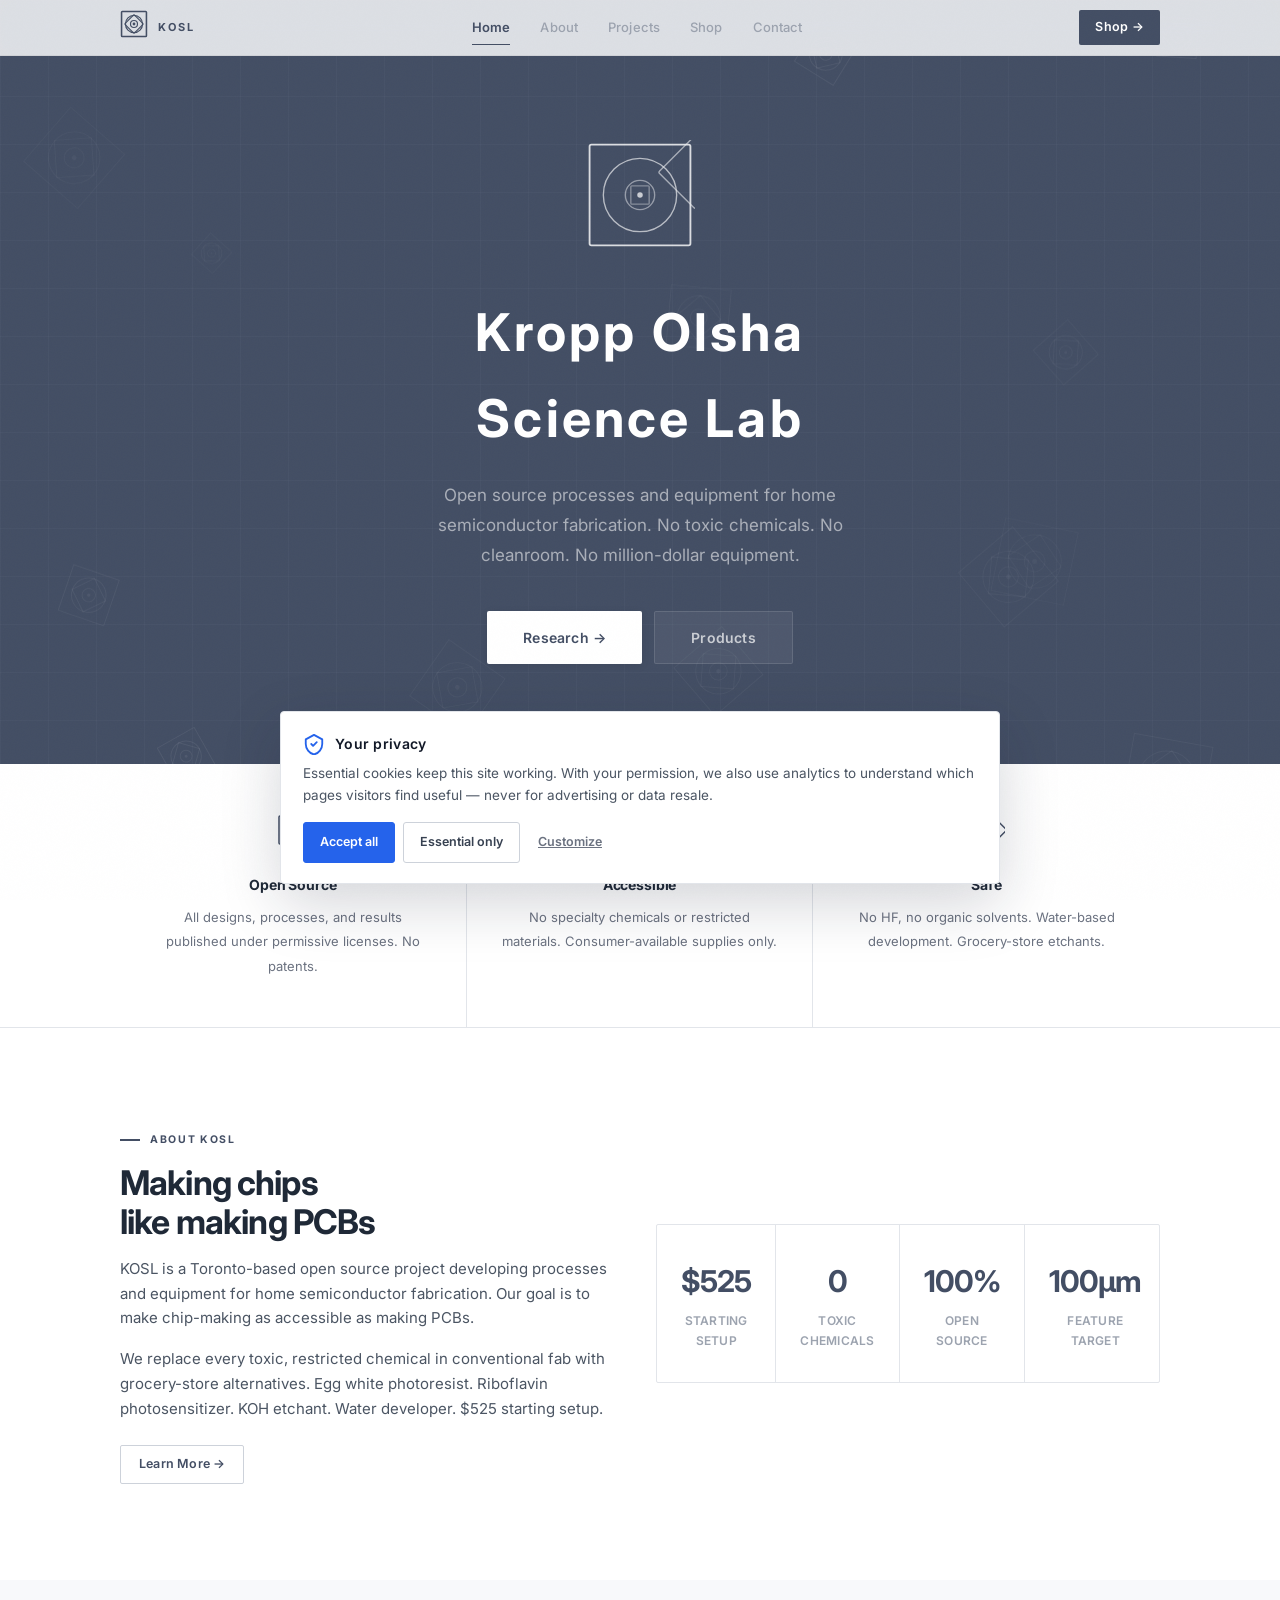
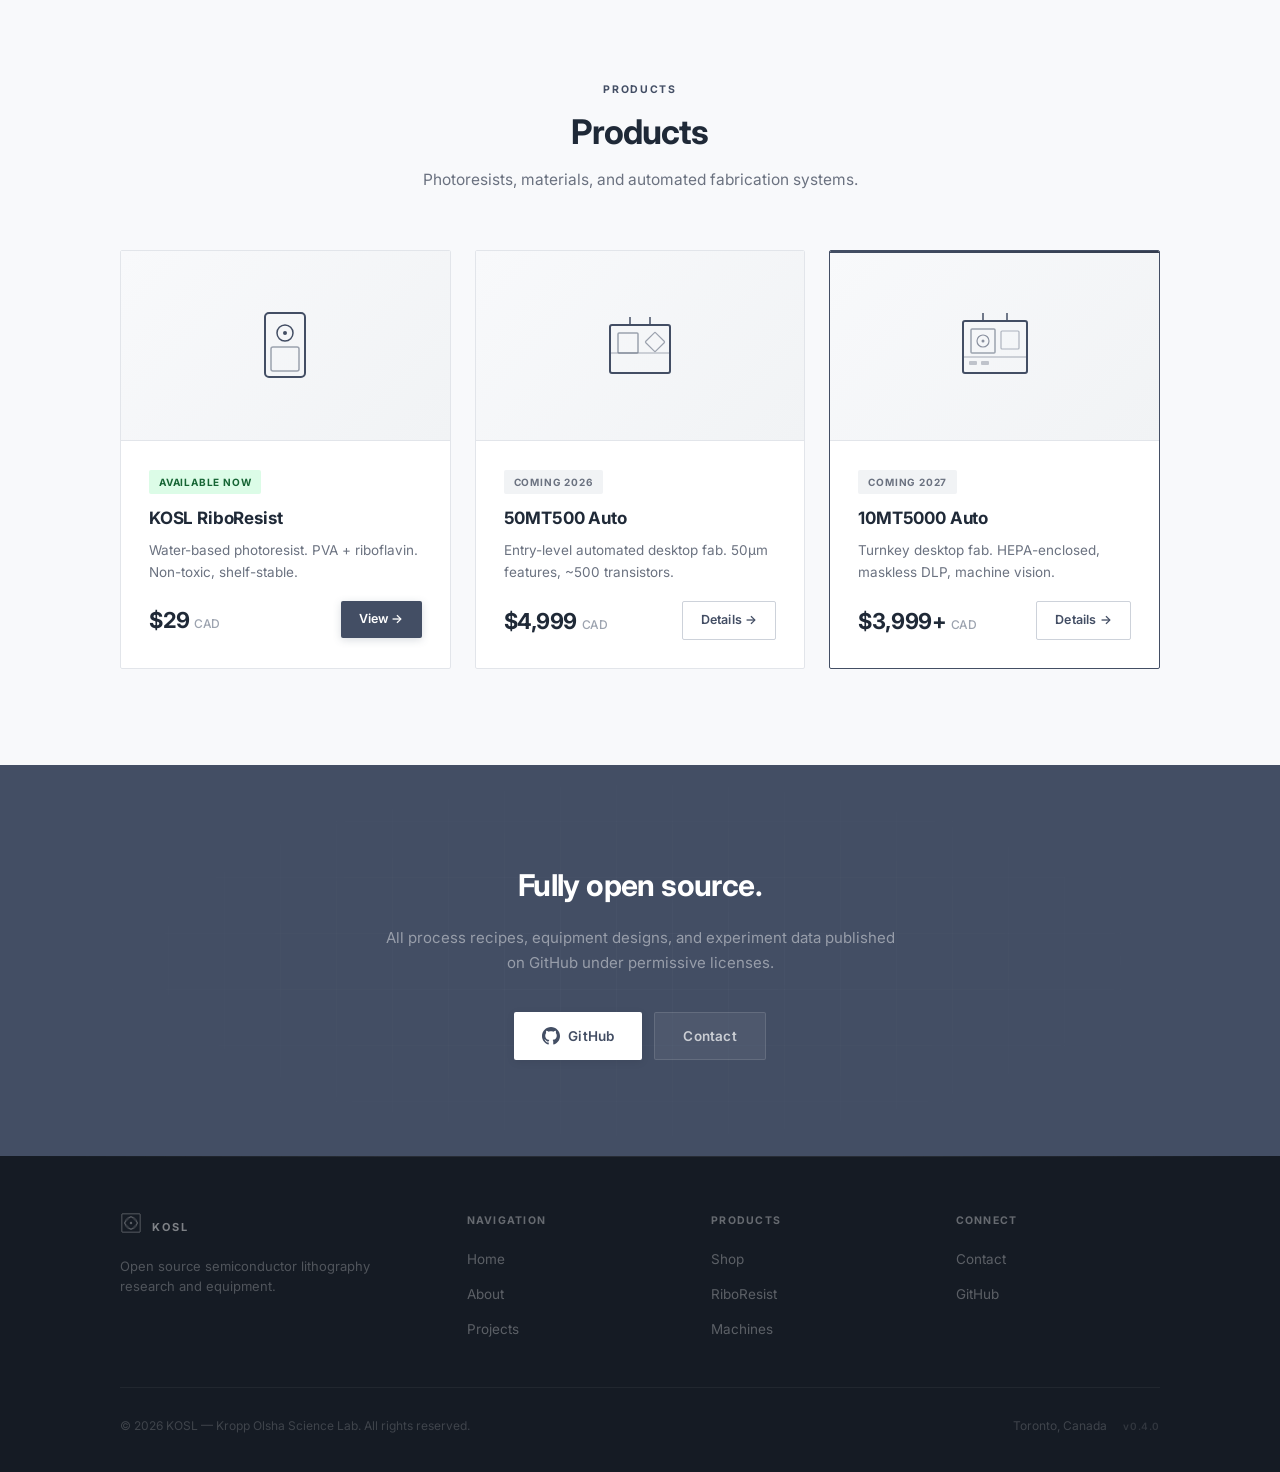
<file: index.html>
<!DOCTYPE html>
<html lang="en">
<head>
    <meta charset="UTF-8">
    <meta name="viewport" content="width=device-width, initial-scale=1.0">
    <title>KOSL — Kropp Olsha Science Lab</title>
    <meta name="description" content="Open source processes and equipment for home semiconductor fabrication. No toxic chemicals, no cleanroom, no million-dollar equipment.">
    <meta name="robots" content="index, follow">
    <meta property="og:title" content="KOSL — Kropp Olsha Science Lab">
    <meta property="og:description" content="Open source home semiconductor fabrication.">
    <meta property="og:type" content="website">
    <meta property="og:image" content="og-image.png">
    <meta name="twitter:card" content="summary_large_image">
    <link rel="preconnect" href="https://fonts.googleapis.com">
    <link rel="preconnect" href="https://fonts.gstatic.com" crossorigin>
    <link href="https://fonts.googleapis.com/css2?family=Inter:wght@300;400;500;600;700&display=swap" rel="stylesheet">
    <link rel="icon" type="image/svg+xml" href="data:image/svg+xml,%3Csvg xmlns='http://www.w3.org/2000/svg' viewBox='0 0 32 32'%3E%3Crect x='2' y='2' width='28' height='28' rx='1' fill='none' stroke='%23434e64' stroke-width='2'/%3E%3Ccircle cx='16' cy='16' r='10' fill='none' stroke='%23434e64' stroke-width='1.5'/%3E%3Crect x='8.3' y='8.3' width='15.4' height='15.4' rx='1' fill='none' stroke='%23434e64' stroke-width='1.5' transform='rotate(45 16 16)'/%3E%3Ccircle cx='16' cy='16' r='4' fill='none' stroke='%23434e64' stroke-width='1.5'/%3E%3Ccircle cx='16' cy='16' r='1.5' fill='%23434e64'/%3E%3C/svg%3E">
    <link rel="stylesheet" href="style.css">

    <!-- Cookie consent (Consent Mode v2 default-deny, must load BEFORE gtag config) -->
    <script src="cookie-consent.js"></script>

    <!-- GA4 — TODO: replace G-KOSL_TODO with provisioned measurement ID -->
    <script async src="https://www.googletagmanager.com/gtag/js?id=G-KOSL_TODO"></script>
    <script>
      gtag('js', new Date());
      gtag('config', 'G-KOSL_TODO', { anonymize_ip: true });
    </script>
</head>
<body>
    <!-- Hero -->
    <section class="hero">
        <canvas id="hero-canvas"></canvas>
        <div class="hero-content">
            <svg class="hero-mark" viewBox="0 0 120 120" width="110" height="110">
                <rect x="5" y="5" width="110" height="110" rx="2" fill="none" stroke="white" stroke-width="2" opacity="0.9"/>
                <circle cx="60" cy="60" r="40" fill="none" stroke="white" stroke-width="1.5" opacity="0.7"/>
                <rect x="31.7" y="31.7" width="56.6" height="56.6" rx="2" fill="none" stroke="white" stroke-width="1.5" opacity="0.6" transform="rotate(45 60 60)"/>
                <circle cx="60" cy="60" r="16" fill="none" stroke="white" stroke-width="1.5" opacity="0.5"/>
                <rect x="50" y="50" width="20" height="20" rx="1" fill="none" stroke="white" stroke-width="1.5" opacity="0.4"/>
                <circle cx="60" cy="60" r="3" fill="white" opacity="0.8"/>
            </svg>
            <h1>Kropp Olsha<br>Science Lab</h1>
            <p class="hero-sub">
                Open source processes and equipment for home semiconductor fabrication.
                No toxic chemicals. No cleanroom. No million-dollar equipment.
            </p>
            <div class="hero-actions">
                <a href="projects.html" class="btn btn-primary btn-lg">Research →</a>
                <a href="shop.html" class="btn btn-secondary btn-lg">Products</a>
            </div>
        </div>
    </section>

    <!-- Intro Strip -->
    <div class="intro-strip">
        <div class="container">
            <div class="intro-grid">
                <div class="intro-item reveal">
                    <svg class="intro-icon" viewBox="0 0 36 36" width="36" height="36">
                        <rect x="4" y="4" width="28" height="28" rx="1" fill="none" stroke="var(--navy)" stroke-width="1.5"/>
                        <circle cx="18" cy="18" r="9" fill="none" stroke="var(--navy)" stroke-width="1.2"/>
                        <circle cx="18" cy="18" r="2" fill="var(--navy)"/>
                    </svg>
                    <strong>Open Source</strong>
                    <span>All designs, processes, and results published under permissive licenses. No patents.</span>
                </div>
                <div class="intro-item reveal">
                    <svg class="intro-icon" viewBox="0 0 36 36" width="36" height="36">
                        <circle cx="18" cy="18" r="14" fill="none" stroke="var(--navy)" stroke-width="1.5"/>
                        <rect x="10" y="10" width="16" height="16" rx="1" fill="none" stroke="var(--navy)" stroke-width="1.2" transform="rotate(45 18 18)"/>
                        <circle cx="18" cy="18" r="2" fill="var(--navy)"/>
                    </svg>
                    <strong>Accessible</strong>
                    <span>No specialty chemicals or restricted materials. Consumer-available supplies only.</span>
                </div>
                <div class="intro-item reveal">
                    <svg class="intro-icon" viewBox="0 0 36 36" width="36" height="36">
                        <rect x="4" y="4" width="28" height="28" rx="1" fill="none" stroke="var(--navy)" stroke-width="1.5" transform="rotate(45 18 18)"/>
                        <circle cx="18" cy="18" r="8" fill="none" stroke="var(--navy)" stroke-width="1.2"/>
                        <circle cx="18" cy="18" r="2" fill="var(--navy)"/>
                    </svg>
                    <strong>Safe</strong>
                    <span>No HF, no organic solvents. Water-based development. Grocery-store etchants.</span>
                </div>
            </div>
        </div>
    </div>

    <!-- About Preview -->
    <section class="section">
        <div class="container">
            <div class="grid-2 reveal">
                <div>
                    <div class="section-label">About KOSL</div>
                    <h2 class="section-heading">Making chips<br>like making PCBs</h2>
                    <p style="margin-bottom: 16px;">
                        KOSL is a Toronto-based open source project developing processes
                        and equipment for home semiconductor fabrication. Our goal is to
                        make chip-making as accessible as making PCBs.
                    </p>
                    <p style="margin-bottom: 24px;">
                        We replace every toxic, restricted chemical in conventional fab with
                        grocery-store alternatives. Egg white photoresist. Riboflavin photosensitizer.
                        KOH etchant. Water developer. $525 starting setup.
                    </p>
                    <a href="about.html" class="btn btn-outline btn-sm">Learn More →</a>
                </div>
                <div class="stat-grid" style="align-self: center;">
                    <div class="stat-item">
                        <div class="stat-value">$525</div>
                        <div class="stat-label">Starting setup</div>
                    </div>
                    <div class="stat-item">
                        <div class="stat-value">0</div>
                        <div class="stat-label">Toxic chemicals</div>
                    </div>
                    <div class="stat-item">
                        <div class="stat-value">100%</div>
                        <div class="stat-label">Open source</div>
                    </div>
                    <div class="stat-item">
                        <div class="stat-value">100μm</div>
                        <div class="stat-label">Feature target</div>
                    </div>
                </div>
            </div>
        </div>
    </section>

    <!-- Featured Products -->
    <section class="section section-alt">
        <div class="container">
            <div class="section-header section-header-center reveal">
                <div class="section-label">Products</div>
                <h2 class="section-heading">Products</h2>
                <p class="section-desc">
                    Photoresists, materials, and automated fabrication systems.
                </p>
            </div>
            <div class="grid-3 reveal">
                <div class="card product-preview-card">
                    <div class="product-preview-visual">
                        <svg viewBox="0 0 80 80" width="80" height="80">
                            <rect x="20" y="8" width="40" height="64" rx="4" fill="none" stroke="var(--navy)" stroke-width="2"/>
                            <rect x="26" y="42" width="28" height="24" rx="2" fill="none" stroke="var(--navy)" stroke-width="1.5" opacity="0.5"/>
                            <circle cx="40" cy="28" r="8" fill="none" stroke="var(--navy)" stroke-width="1.5"/>
                            <circle cx="40" cy="28" r="2" fill="var(--navy)"/>
                        </svg>
                    </div>
                    <div class="product-preview-body">
                        <span class="badge badge-active" style="margin-bottom: 10px; display: inline-block;">Available Now</span>
                        <h3>KOSL RiboResist</h3>
                        <p>Water-based photoresist. PVA + riboflavin. Non-toxic, shelf-stable.</p>
                        <div class="product-preview-footer">
                            <span class="product-preview-price">$29 <small>CAD</small></span>
                            <a href="shop.html#riboresist" class="btn btn-navy btn-sm">View →</a>
                        </div>
                    </div>
                </div>
                <div class="card product-preview-card">
                    <div class="product-preview-visual">
                        <svg viewBox="0 0 80 80" width="80" height="80">
                            <rect x="10" y="20" width="60" height="48" rx="2" fill="none" stroke="var(--navy)" stroke-width="2"/>
                            <rect x="18" y="28" width="20" height="20" rx="1" fill="none" stroke="var(--navy)" stroke-width="1.5" opacity="0.5"/>
                            <line x1="10" y1="48" x2="70" y2="48" stroke="var(--navy)" stroke-width="1.5" opacity="0.3"/>
                            <rect x="48" y="30" width="14" height="14" rx="1" fill="none" stroke="var(--navy)" stroke-width="1.2" transform="rotate(45 55 37)" opacity="0.5"/>
                            <line x1="30" y1="12" x2="30" y2="20" stroke="var(--navy)" stroke-width="1.5"/>
                            <line x1="50" y1="12" x2="50" y2="20" stroke="var(--navy)" stroke-width="1.5"/>
                        </svg>
                    </div>
                    <div class="product-preview-body">
                        <span class="badge badge-upcoming" style="margin-bottom: 10px; display: inline-block;">Coming 2026</span>
                        <h3>50MT500 Auto</h3>
                        <p>Entry-level automated desktop fab. 50μm features, ~500 transistors.</p>
                        <div class="product-preview-footer">
                            <span class="product-preview-price">$4,999 <small>CAD</small></span>
                            <a href="shop.html#machines" class="btn btn-outline btn-sm">Details →</a>
                        </div>
                    </div>
                </div>
                <div class="card product-preview-card card-featured">
                    <div class="product-preview-visual">
                        <svg viewBox="0 0 80 80" width="80" height="80">
                            <rect x="8" y="16" width="64" height="52" rx="2" fill="none" stroke="var(--navy)" stroke-width="2"/>
                            <rect x="16" y="24" width="24" height="24" rx="1" fill="none" stroke="var(--navy)" stroke-width="1.5" opacity="0.5"/>
                            <circle cx="28" cy="36" r="6" fill="none" stroke="var(--navy)" stroke-width="1.2" opacity="0.6"/>
                            <circle cx="28" cy="36" r="1.5" fill="var(--navy)" opacity="0.6"/>
                            <rect x="46" y="26" width="18" height="18" rx="1" fill="none" stroke="var(--navy)" stroke-width="1.2" opacity="0.4"/>
                            <line x1="8" y1="52" x2="72" y2="52" stroke="var(--navy)" stroke-width="1.5" opacity="0.3"/>
                            <rect x="14" y="56" width="8" height="4" rx="1" fill="var(--navy)" opacity="0.3"/>
                            <rect x="26" y="56" width="8" height="4" rx="1" fill="var(--navy)" opacity="0.3"/>
                            <line x1="28" y1="8" x2="28" y2="16" stroke="var(--navy)" stroke-width="1.5"/>
                            <line x1="52" y1="8" x2="52" y2="16" stroke="var(--navy)" stroke-width="1.5"/>
                        </svg>
                    </div>
                    <div class="product-preview-body">
                        <span class="badge badge-upcoming" style="margin-bottom: 10px; display: inline-block;">Coming 2027</span>
                        <h3>10MT5000 Auto</h3>
                        <p>Turnkey desktop fab. HEPA-enclosed, maskless DLP, machine vision.</p>
                        <div class="product-preview-footer">
                            <span class="product-preview-price">$3,999+ <small>CAD</small></span>
                            <a href="shop.html#machines" class="btn btn-outline btn-sm">Details →</a>
                        </div>
                    </div>
                </div>
            </div>
        </div>
    </section>

    <!-- CTA Banner -->
    <section class="section-dark cta-banner">
        <div class="container reveal">
            <h2>Fully open source.</h2>
            <p>All process recipes, equipment designs, and experiment data published on GitHub under permissive licenses.</p>
            <div class="hero-actions">
                <a href="https://github.com/levkropp" class="btn btn-primary" target="_blank" rel="noopener">
                    <svg width="18" height="18" viewBox="0 0 24 24" fill="currentColor"><path d="M12 0c-6.626 0-12 5.373-12 12 0 5.302 3.438 9.8 8.207 11.387.599.111.793-.261.793-.577v-2.234c-3.338.726-4.033-1.416-4.033-1.416-.546-1.387-1.333-1.756-1.333-1.756-1.089-.745.083-.729.083-.729 1.205.084 1.839 1.237 1.839 1.237 1.07 1.834 2.807 1.304 3.492.997.107-.775.418-1.305.762-1.604-2.665-.305-5.467-1.334-5.467-5.931 0-1.311.469-2.381 1.236-3.221-.124-.303-.535-1.524.117-3.176 0 0 1.008-.322 3.301 1.23.957-.266 1.983-.399 3.003-.404 1.02.005 2.047.138 3.006.404 2.291-1.552 3.297-1.23 3.297-1.23.653 1.653.242 2.874.118 3.176.77.84 1.235 1.911 1.235 3.221 0 4.609-2.807 5.624-5.479 5.921.43.372.823 1.102.823 2.222v3.293c0 .319.192.694.801.576 4.765-1.589 8.199-6.086 8.199-11.386 0-6.627-5.373-12-12-12z"/></svg>
                    GitHub
                </a>
                <a href="contact.html" class="btn btn-secondary">Contact</a>
            </div>
        </div>
    </section>

    <script src="hero-animation.js"></script>
    <script src="components.js"></script>
</body>
</html>
</file>
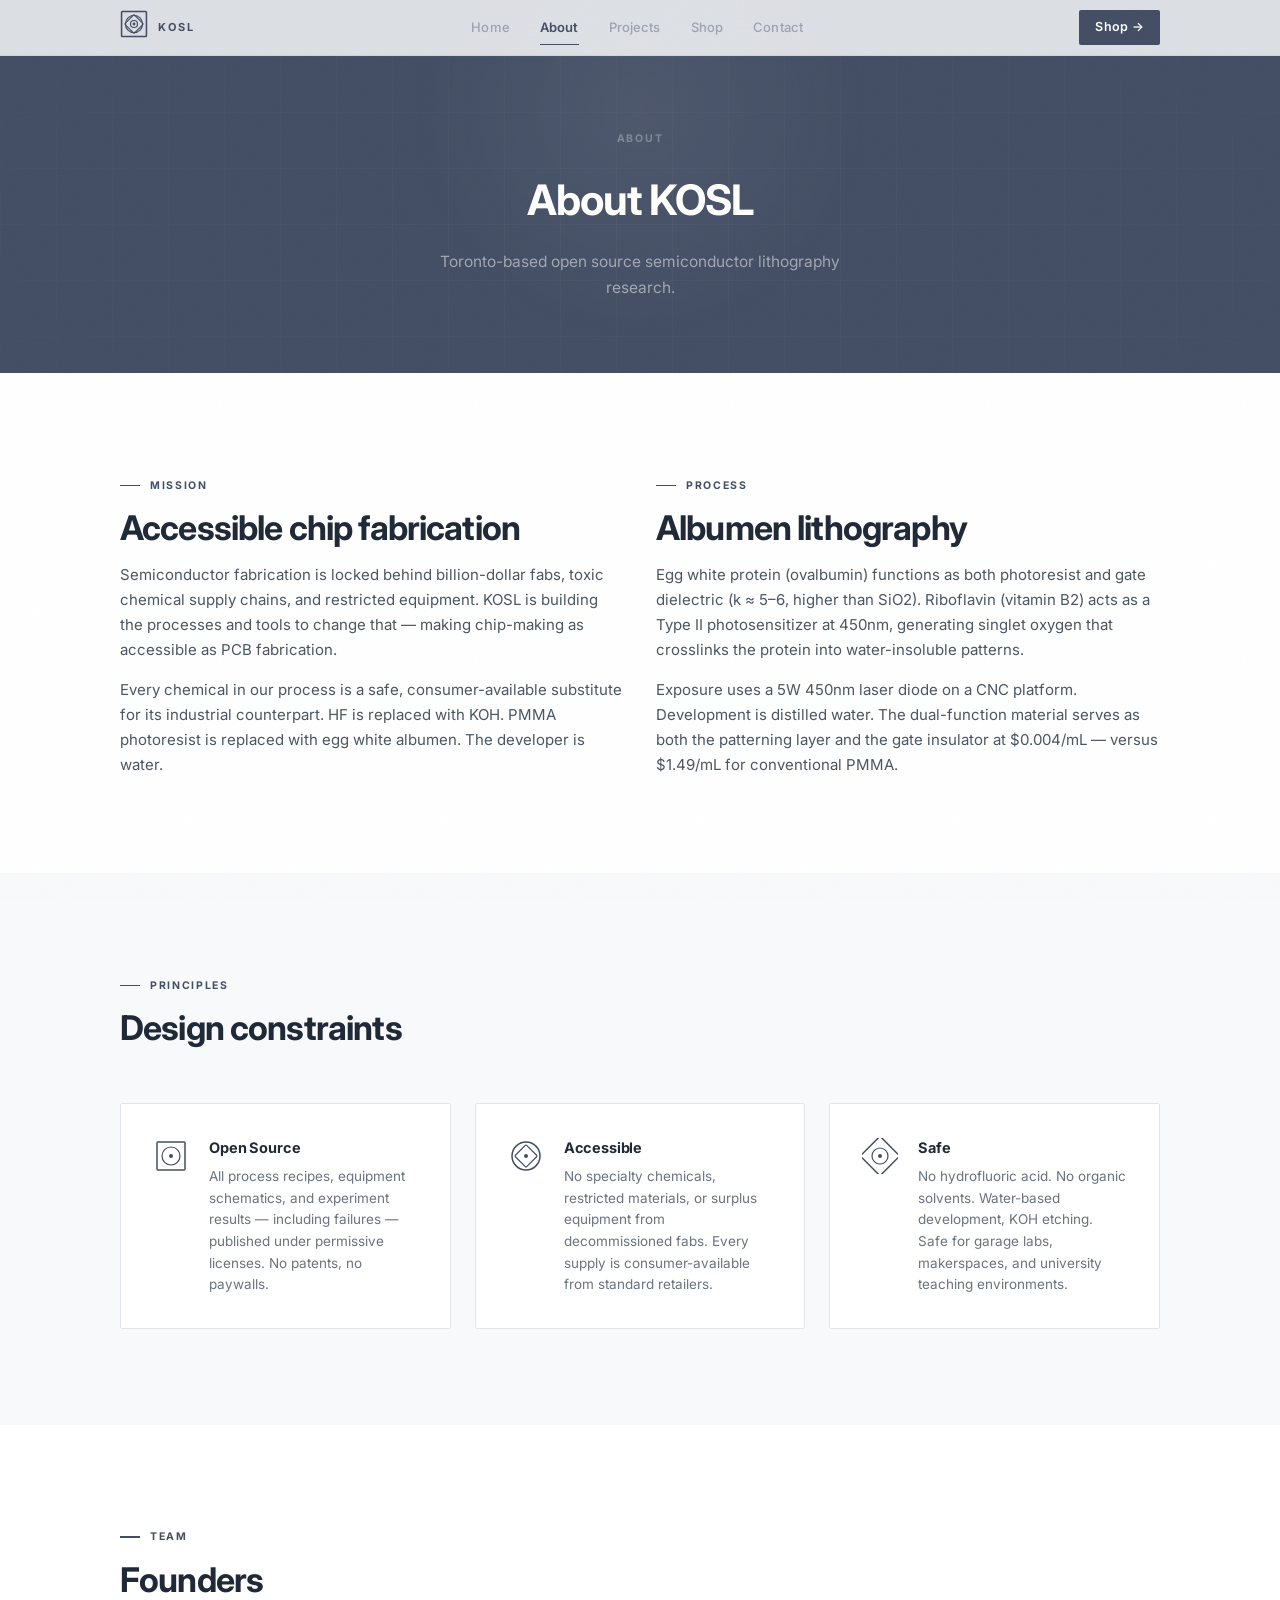
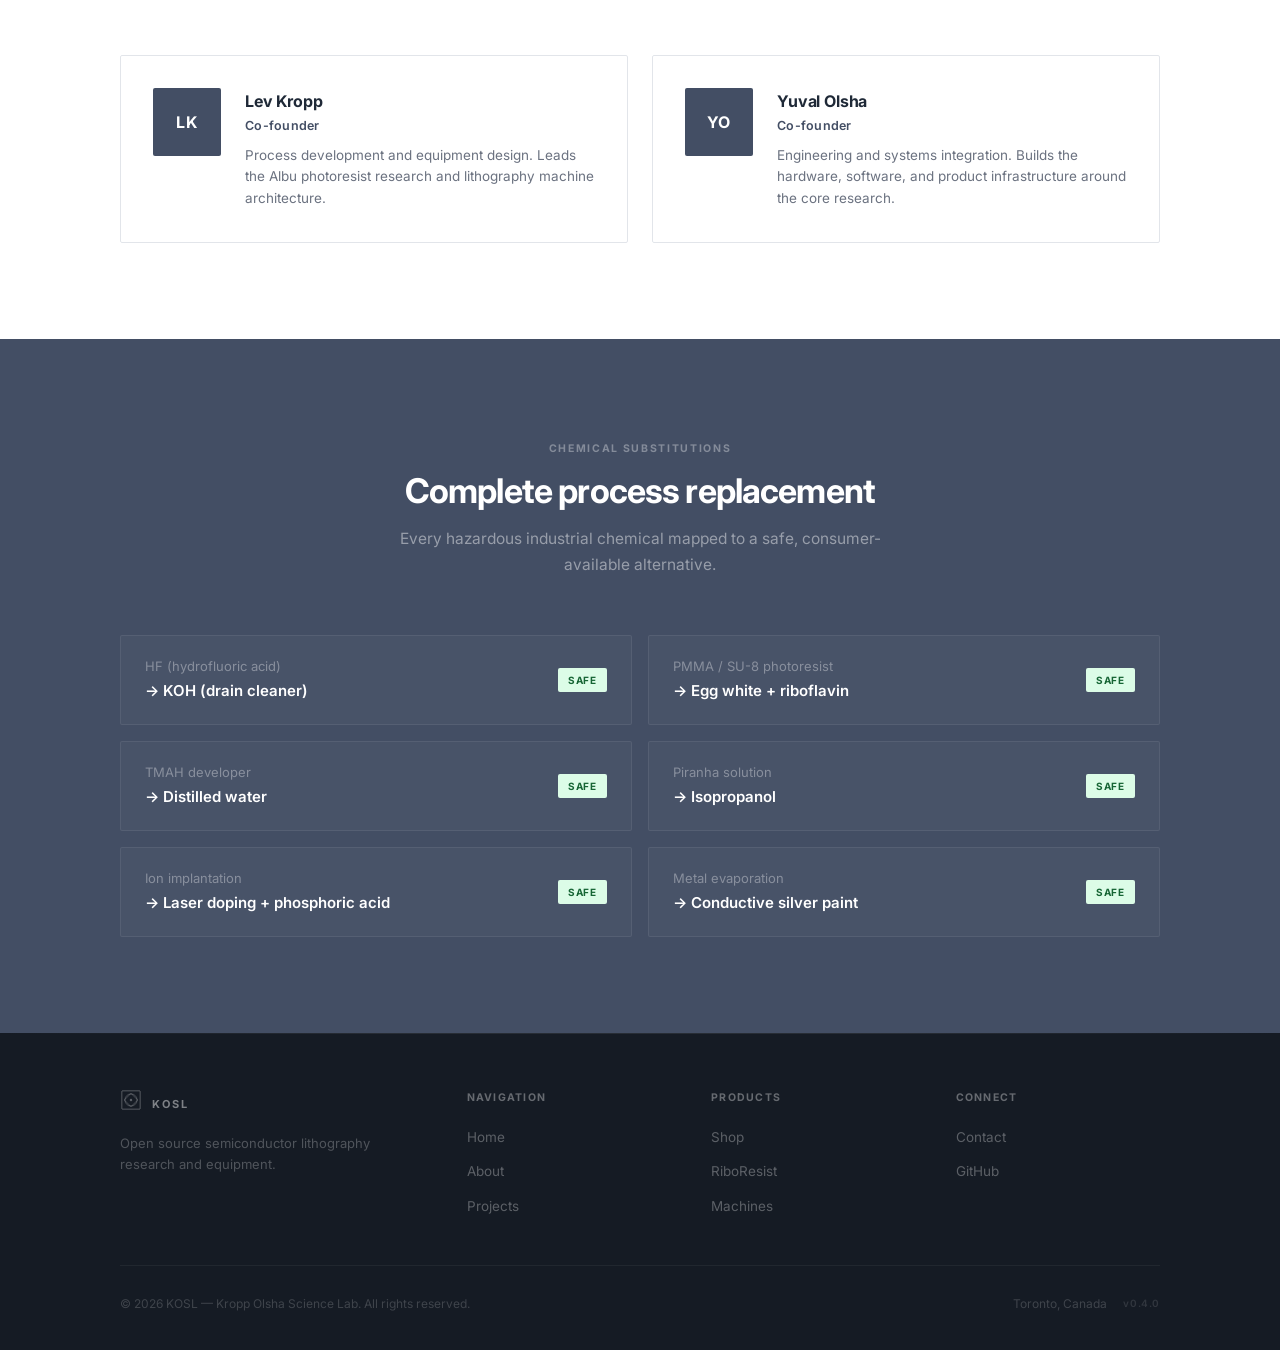
<file: about.html>
<!DOCTYPE html>
<html lang="en">
<head>
    <meta charset="UTF-8">
    <meta name="viewport" content="width=device-width, initial-scale=1.0">
    <title>About — KOSL</title>
    <link rel="preconnect" href="https://fonts.googleapis.com">
    <link rel="preconnect" href="https://fonts.gstatic.com" crossorigin>
    <link href="https://fonts.googleapis.com/css2?family=Inter:wght@300;400;500;600;700&display=swap" rel="stylesheet">
    <link rel="icon" type="image/svg+xml" href="data:image/svg+xml,%3Csvg xmlns='http://www.w3.org/2000/svg' viewBox='0 0 32 32'%3E%3Crect x='2' y='2' width='28' height='28' rx='1' fill='none' stroke='%23434e64' stroke-width='2'/%3E%3Ccircle cx='16' cy='16' r='10' fill='none' stroke='%23434e64' stroke-width='1.5'/%3E%3Crect x='8.3' y='8.3' width='15.4' height='15.4' rx='1' fill='none' stroke='%23434e64' stroke-width='1.5' transform='rotate(45 16 16)'/%3E%3Ccircle cx='16' cy='16' r='4' fill='none' stroke='%23434e64' stroke-width='1.5'/%3E%3Ccircle cx='16' cy='16' r='1.5' fill='%23434e64'/%3E%3C/svg%3E">
    <link rel="stylesheet" href="style.css">
</head>
<body>
    <!-- Page Header -->
    <div class="page-header">
        <span class="label">About</span>
        <h1>About KOSL</h1>
        <p>Toronto-based open source semiconductor lithography research.</p>
    </div>

    <!-- Mission -->
    <section class="section">
        <div class="container">
            <div class="grid-2 reveal">
                <div>
                    <div class="section-label">Mission</div>
                    <h2 class="section-heading">Accessible chip fabrication</h2>
                    <p style="margin-bottom: 16px;">
                        Semiconductor fabrication is locked behind billion-dollar fabs,
                        toxic chemical supply chains, and restricted equipment. KOSL is
                        building the processes and tools to change that — making chip-making
                        as accessible as PCB fabrication.
                    </p>
                    <p>
                        Every chemical in our process is a safe, consumer-available substitute
                        for its industrial counterpart. HF is replaced with KOH. PMMA photoresist
                        is replaced with egg white albumen. The developer is water.
                    </p>
                </div>
                <div>
                    <div class="section-label">Process</div>
                    <h2 class="section-heading">Albumen lithography</h2>
                    <p style="margin-bottom: 16px;">
                        Egg white protein (ovalbumin) functions as both photoresist and gate
                        dielectric (k ≈ 5–6, higher than SiO2). Riboflavin (vitamin B2) acts as
                        a Type II photosensitizer at 450nm, generating singlet oxygen that crosslinks
                        the protein into water-insoluble patterns.
                    </p>
                    <p>
                        Exposure uses a 5W 450nm laser diode on a CNC platform. Development
                        is distilled water. The dual-function material serves as both the
                        patterning layer and the gate insulator at $0.004/mL — versus $1.49/mL
                        for conventional PMMA.
                    </p>
                </div>
            </div>
        </div>
    </section>

    <!-- Values -->
    <section class="section section-alt">
        <div class="container">
            <div class="section-header reveal">
                <div class="section-label">Principles</div>
                <h2 class="section-heading">Design constraints</h2>
            </div>
            <div class="grid-3 reveal">
                <div class="card">
                    <div class="value-card">
                        <svg class="value-icon" viewBox="0 0 36 36" width="36" height="36">
                            <rect x="4" y="4" width="28" height="28" rx="1" fill="none" stroke="var(--navy)" stroke-width="1.5"/>
                            <circle cx="18" cy="18" r="9" fill="none" stroke="var(--navy)" stroke-width="1.2"/>
                            <circle cx="18" cy="18" r="2" fill="var(--navy)"/>
                        </svg>
                        <div>
                            <h3>Open Source</h3>
                            <p>All process recipes, equipment schematics, and experiment results — including failures — published under permissive licenses. No patents, no paywalls.</p>
                        </div>
                    </div>
                </div>
                <div class="card">
                    <div class="value-card">
                        <svg class="value-icon" viewBox="0 0 36 36" width="36" height="36">
                            <circle cx="18" cy="18" r="14" fill="none" stroke="var(--navy)" stroke-width="1.5"/>
                            <rect x="10" y="10" width="16" height="16" rx="1" fill="none" stroke="var(--navy)" stroke-width="1.2" transform="rotate(45 18 18)"/>
                            <circle cx="18" cy="18" r="2" fill="var(--navy)"/>
                        </svg>
                        <div>
                            <h3>Accessible</h3>
                            <p>No specialty chemicals, restricted materials, or surplus equipment from decommissioned fabs. Every supply is consumer-available from standard retailers.</p>
                        </div>
                    </div>
                </div>
                <div class="card">
                    <div class="value-card">
                        <svg class="value-icon" viewBox="0 0 36 36" width="36" height="36">
                            <rect x="4" y="4" width="28" height="28" rx="1" fill="none" stroke="var(--navy)" stroke-width="1.5" transform="rotate(45 18 18)"/>
                            <circle cx="18" cy="18" r="8" fill="none" stroke="var(--navy)" stroke-width="1.2"/>
                            <circle cx="18" cy="18" r="2" fill="var(--navy)"/>
                        </svg>
                        <div>
                            <h3>Safe</h3>
                            <p>No hydrofluoric acid. No organic solvents. Water-based development, KOH etching. Safe for garage labs, makerspaces, and university teaching environments.</p>
                        </div>
                    </div>
                </div>
            </div>
        </div>
    </section>

    <!-- Team -->
    <section class="section">
        <div class="container">
            <div class="section-header reveal">
                <div class="section-label">Team</div>
                <h2 class="section-heading">Founders</h2>
            </div>
            <div class="team-grid reveal">
                <div class="card">
                    <div class="team-card">
                        <div class="team-avatar">LK</div>
                        <div class="team-info">
                            <h3>Lev Kropp</h3>
                            <div class="role">Co-founder</div>
                            <p>Process development and equipment design. Leads the Albu photoresist research and lithography machine architecture.</p>
                        </div>
                    </div>
                </div>
                <div class="card">
                    <div class="team-card">
                        <div class="team-avatar">YO</div>
                        <div class="team-info">
                            <h3>Yuval Olsha</h3>
                            <div class="role">Co-founder</div>
                            <p>Engineering and systems integration. Builds the hardware, software, and product infrastructure around the core research.</p>
                        </div>
                    </div>
                </div>
            </div>
        </div>
    </section>

    <!-- Chemical Substitution -->
    <section class="section section-dark">
        <div class="container">
            <div class="section-header section-header-center reveal">
                <div class="section-label">Chemical Substitutions</div>
                <h2 class="section-heading">Complete process replacement</h2>
                <p class="section-desc">Every hazardous industrial chemical mapped to a safe, consumer-available alternative.</p>
            </div>
            <div class="grid-2 reveal" style="gap: 16px;">
                <div class="card card-dark" style="padding: 20px 24px;">
                    <div style="display: flex; justify-content: space-between; align-items: center;">
                        <div>
                            <div style="font-size: 13px; color: rgba(255,255,255,0.35); margin-bottom: 2px;">HF (hydrofluoric acid)</div>
                            <div style="font-size: 15px; font-weight: 600; color: white;">→ KOH (drain cleaner)</div>
                        </div>
                        <span class="badge badge-active" style="font-size: 10px;">Safe</span>
                    </div>
                </div>
                <div class="card card-dark" style="padding: 20px 24px;">
                    <div style="display: flex; justify-content: space-between; align-items: center;">
                        <div>
                            <div style="font-size: 13px; color: rgba(255,255,255,0.35); margin-bottom: 2px;">PMMA / SU-8 photoresist</div>
                            <div style="font-size: 15px; font-weight: 600; color: white;">→ Egg white + riboflavin</div>
                        </div>
                        <span class="badge badge-active" style="font-size: 10px;">Safe</span>
                    </div>
                </div>
                <div class="card card-dark" style="padding: 20px 24px;">
                    <div style="display: flex; justify-content: space-between; align-items: center;">
                        <div>
                            <div style="font-size: 13px; color: rgba(255,255,255,0.35); margin-bottom: 2px;">TMAH developer</div>
                            <div style="font-size: 15px; font-weight: 600; color: white;">→ Distilled water</div>
                        </div>
                        <span class="badge badge-active" style="font-size: 10px;">Safe</span>
                    </div>
                </div>
                <div class="card card-dark" style="padding: 20px 24px;">
                    <div style="display: flex; justify-content: space-between; align-items: center;">
                        <div>
                            <div style="font-size: 13px; color: rgba(255,255,255,0.35); margin-bottom: 2px;">Piranha solution</div>
                            <div style="font-size: 15px; font-weight: 600; color: white;">→ Isopropanol</div>
                        </div>
                        <span class="badge badge-active" style="font-size: 10px;">Safe</span>
                    </div>
                </div>
                <div class="card card-dark" style="padding: 20px 24px;">
                    <div style="display: flex; justify-content: space-between; align-items: center;">
                        <div>
                            <div style="font-size: 13px; color: rgba(255,255,255,0.35); margin-bottom: 2px;">Ion implantation</div>
                            <div style="font-size: 15px; font-weight: 600; color: white;">→ Laser doping + phosphoric acid</div>
                        </div>
                        <span class="badge badge-active" style="font-size: 10px;">Safe</span>
                    </div>
                </div>
                <div class="card card-dark" style="padding: 20px 24px;">
                    <div style="display: flex; justify-content: space-between; align-items: center;">
                        <div>
                            <div style="font-size: 13px; color: rgba(255,255,255,0.35); margin-bottom: 2px;">Metal evaporation</div>
                            <div style="font-size: 15px; font-weight: 600; color: white;">→ Conductive silver paint</div>
                        </div>
                        <span class="badge badge-active" style="font-size: 10px;">Safe</span>
                    </div>
                </div>
            </div>
        </div>
    </section>

    <script src="components.js"></script>
</body>
</html>
</file>
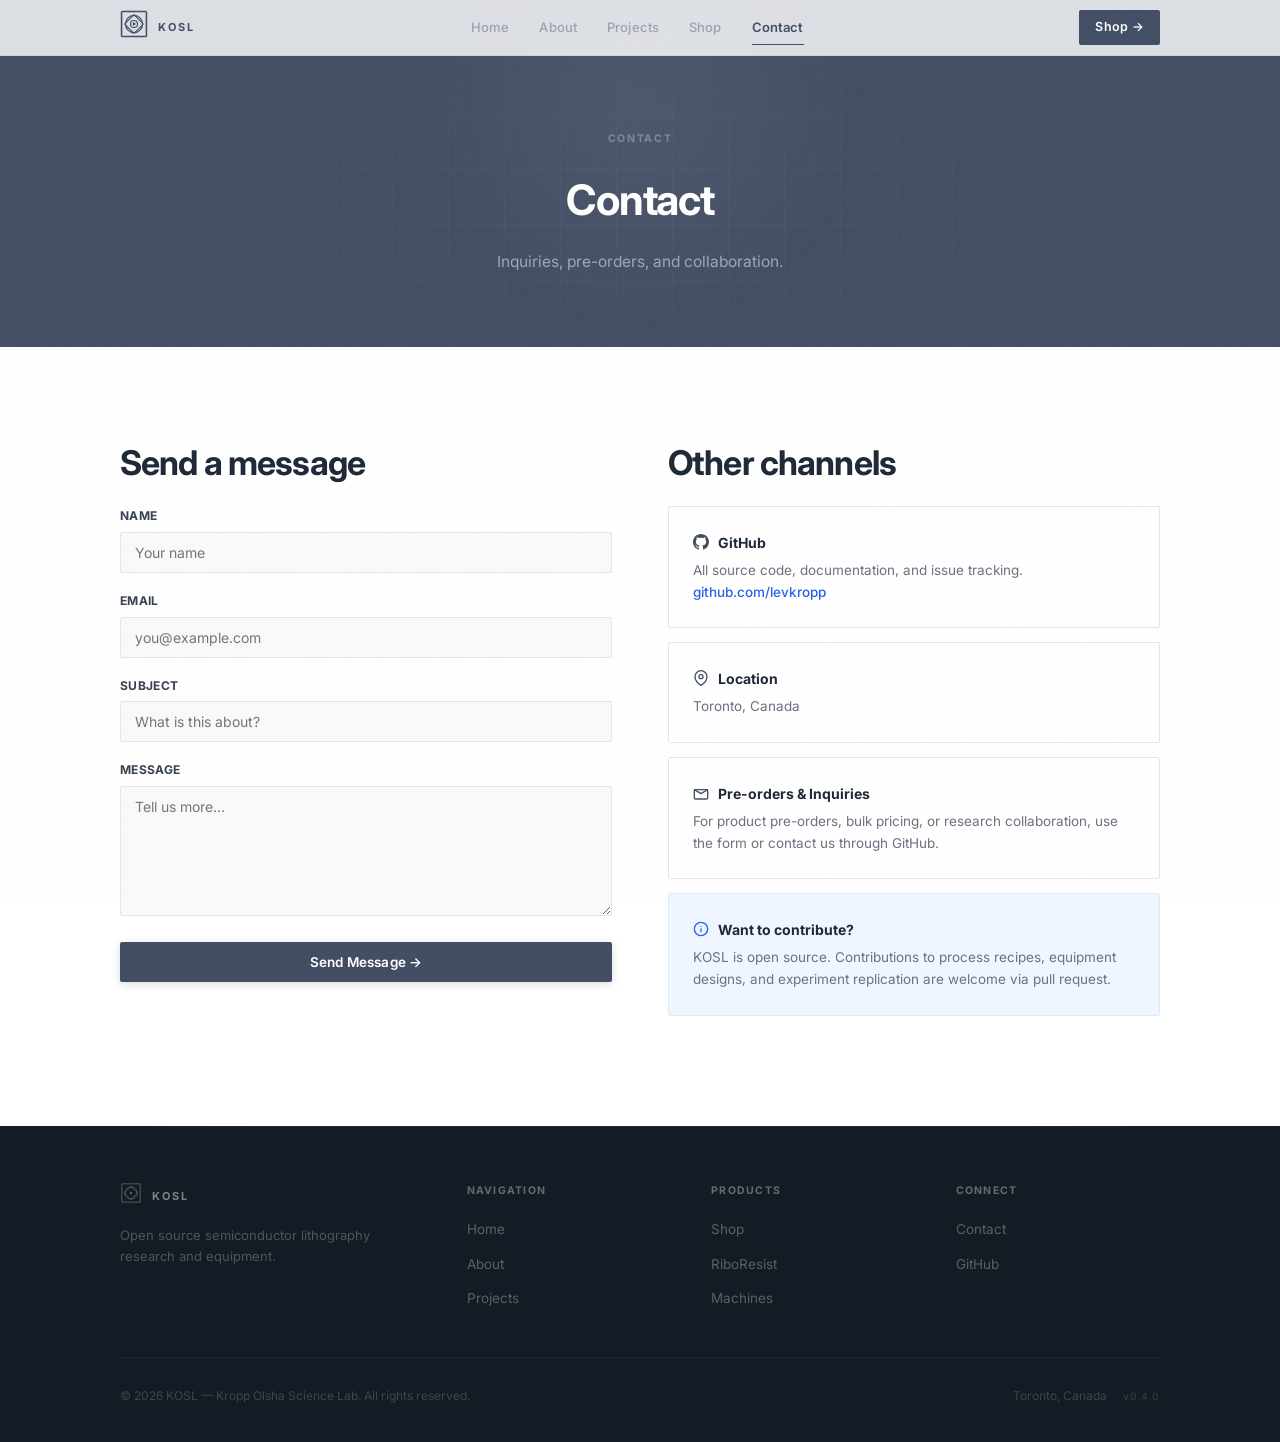
<file: contact.html>
<!DOCTYPE html>
<html lang="en">
<head>
    <meta charset="UTF-8">
    <meta name="viewport" content="width=device-width, initial-scale=1.0">
    <title>Contact — KOSL</title>
    <link rel="preconnect" href="https://fonts.googleapis.com">
    <link rel="preconnect" href="https://fonts.gstatic.com" crossorigin>
    <link href="https://fonts.googleapis.com/css2?family=Inter:wght@300;400;500;600;700&display=swap" rel="stylesheet">
    <link rel="icon" type="image/svg+xml" href="data:image/svg+xml,%3Csvg xmlns='http://www.w3.org/2000/svg' viewBox='0 0 32 32'%3E%3Crect x='2' y='2' width='28' height='28' rx='1' fill='none' stroke='%23434e64' stroke-width='2'/%3E%3Ccircle cx='16' cy='16' r='10' fill='none' stroke='%23434e64' stroke-width='1.5'/%3E%3Crect x='8.3' y='8.3' width='15.4' height='15.4' rx='1' fill='none' stroke='%23434e64' stroke-width='1.5' transform='rotate(45 16 16)'/%3E%3Ccircle cx='16' cy='16' r='4' fill='none' stroke='%23434e64' stroke-width='1.5'/%3E%3Ccircle cx='16' cy='16' r='1.5' fill='%23434e64'/%3E%3C/svg%3E">
    <link rel="stylesheet" href="style.css">
</head>
<body>
    <!-- Page Header -->
    <div class="page-header">
        <span class="label">Contact</span>
        <h1>Contact</h1>
        <p>Inquiries, pre-orders, and collaboration.</p>
    </div>

    <!-- Contact Content -->
    <section class="section">
        <div class="container">
            <div class="contact-grid reveal">
                <!-- Form -->
                <div>
                    <h2 class="section-heading" style="margin-bottom: 24px;">Send a message</h2>
                    <form class="contact-form" onsubmit="event.preventDefault(); alert('Form submission coming soon. For now, reach out via GitHub.');">
                        <label for="name">Name</label>
                        <input type="text" id="name" name="name" placeholder="Your name" required>

                        <label for="email">Email</label>
                        <input type="email" id="email" name="email" placeholder="you@example.com" required>

                        <label for="subject">Subject</label>
                        <input type="text" id="subject" name="subject" placeholder="What is this about?">

                        <label for="message">Message</label>
                        <textarea id="message" name="message" placeholder="Tell us more..." required></textarea>

                        <button type="submit" class="btn btn-navy btn-block">Send Message →</button>
                    </form>
                </div>

                <!-- Info -->
                <div>
                    <h2 class="section-heading" style="margin-bottom: 24px;">Other channels</h2>

                    <div class="card contact-info-card">
                        <h3>
                            <svg width="16" height="16" viewBox="0 0 24 24" fill="var(--navy)" style="vertical-align: -2px; margin-right: 6px;"><path d="M12 0c-6.626 0-12 5.373-12 12 0 5.302 3.438 9.8 8.207 11.387.599.111.793-.261.793-.577v-2.234c-3.338.726-4.033-1.416-4.033-1.416-.546-1.387-1.333-1.756-1.333-1.756-1.089-.745.083-.729.083-.729 1.205.084 1.839 1.237 1.839 1.237 1.07 1.834 2.807 1.304 3.492.997.107-.775.418-1.305.762-1.604-2.665-.305-5.467-1.334-5.467-5.931 0-1.311.469-2.381 1.236-3.221-.124-.303-.535-1.524.117-3.176 0 0 1.008-.322 3.301 1.23.957-.266 1.983-.399 3.003-.404 1.02.005 2.047.138 3.006.404 2.291-1.552 3.297-1.23 3.297-1.23.653 1.653.242 2.874.118 3.176.77.84 1.235 1.911 1.235 3.221 0 4.609-2.807 5.624-5.479 5.921.43.372.823 1.102.823 2.222v3.293c0 .319.192.694.801.576 4.765-1.589 8.199-6.086 8.199-11.386 0-6.627-5.373-12-12-12z"/></svg>
                            GitHub
                        </h3>
                        <p>
                            All source code, documentation, and issue tracking.<br>
                            <a href="https://github.com/levkropp" target="_blank" rel="noopener">github.com/levkropp</a>
                        </p>
                    </div>

                    <div class="card contact-info-card">
                        <h3>
                            <svg width="16" height="16" viewBox="0 0 24 24" fill="none" stroke="var(--navy)" stroke-width="2" stroke-linecap="round" stroke-linejoin="round" style="vertical-align: -2px; margin-right: 6px;"><path d="M21 10c0 7-9 13-9 13s-9-6-9-13a9 9 0 0118 0z"/><circle cx="12" cy="10" r="3"/></svg>
                            Location
                        </h3>
                        <p>Toronto, Canada</p>
                    </div>

                    <div class="card contact-info-card">
                        <h3>
                            <svg width="16" height="16" viewBox="0 0 24 24" fill="none" stroke="var(--navy)" stroke-width="2" stroke-linecap="round" stroke-linejoin="round" style="vertical-align: -2px; margin-right: 6px;"><rect x="2" y="7" width="20" height="14" rx="2" ry="2"/><polyline points="2 7 12 13 22 7"/></svg>
                            Pre-orders &amp; Inquiries
                        </h3>
                        <p>
                            For product pre-orders, bulk pricing, or research collaboration,
                            use the form or contact us through GitHub.
                        </p>
                    </div>

                    <div class="card contact-info-card" style="background: var(--blue-50); border-color: var(--blue-light);">
                        <h3>
                            <svg width="16" height="16" viewBox="0 0 24 24" fill="none" stroke="var(--blue)" stroke-width="2" stroke-linecap="round" stroke-linejoin="round" style="vertical-align: -2px; margin-right: 6px;"><circle cx="12" cy="12" r="10"/><path d="M12 16v-4"/><path d="M12 8h.01"/></svg>
                            Want to contribute?
                        </h3>
                        <p>
                            KOSL is open source. Contributions to process recipes, equipment designs,
                            and experiment replication are welcome via pull request.
                        </p>
                    </div>
                </div>
            </div>
        </div>
    </section>

    <script src="components.js"></script>
</body>
</html>
</file>
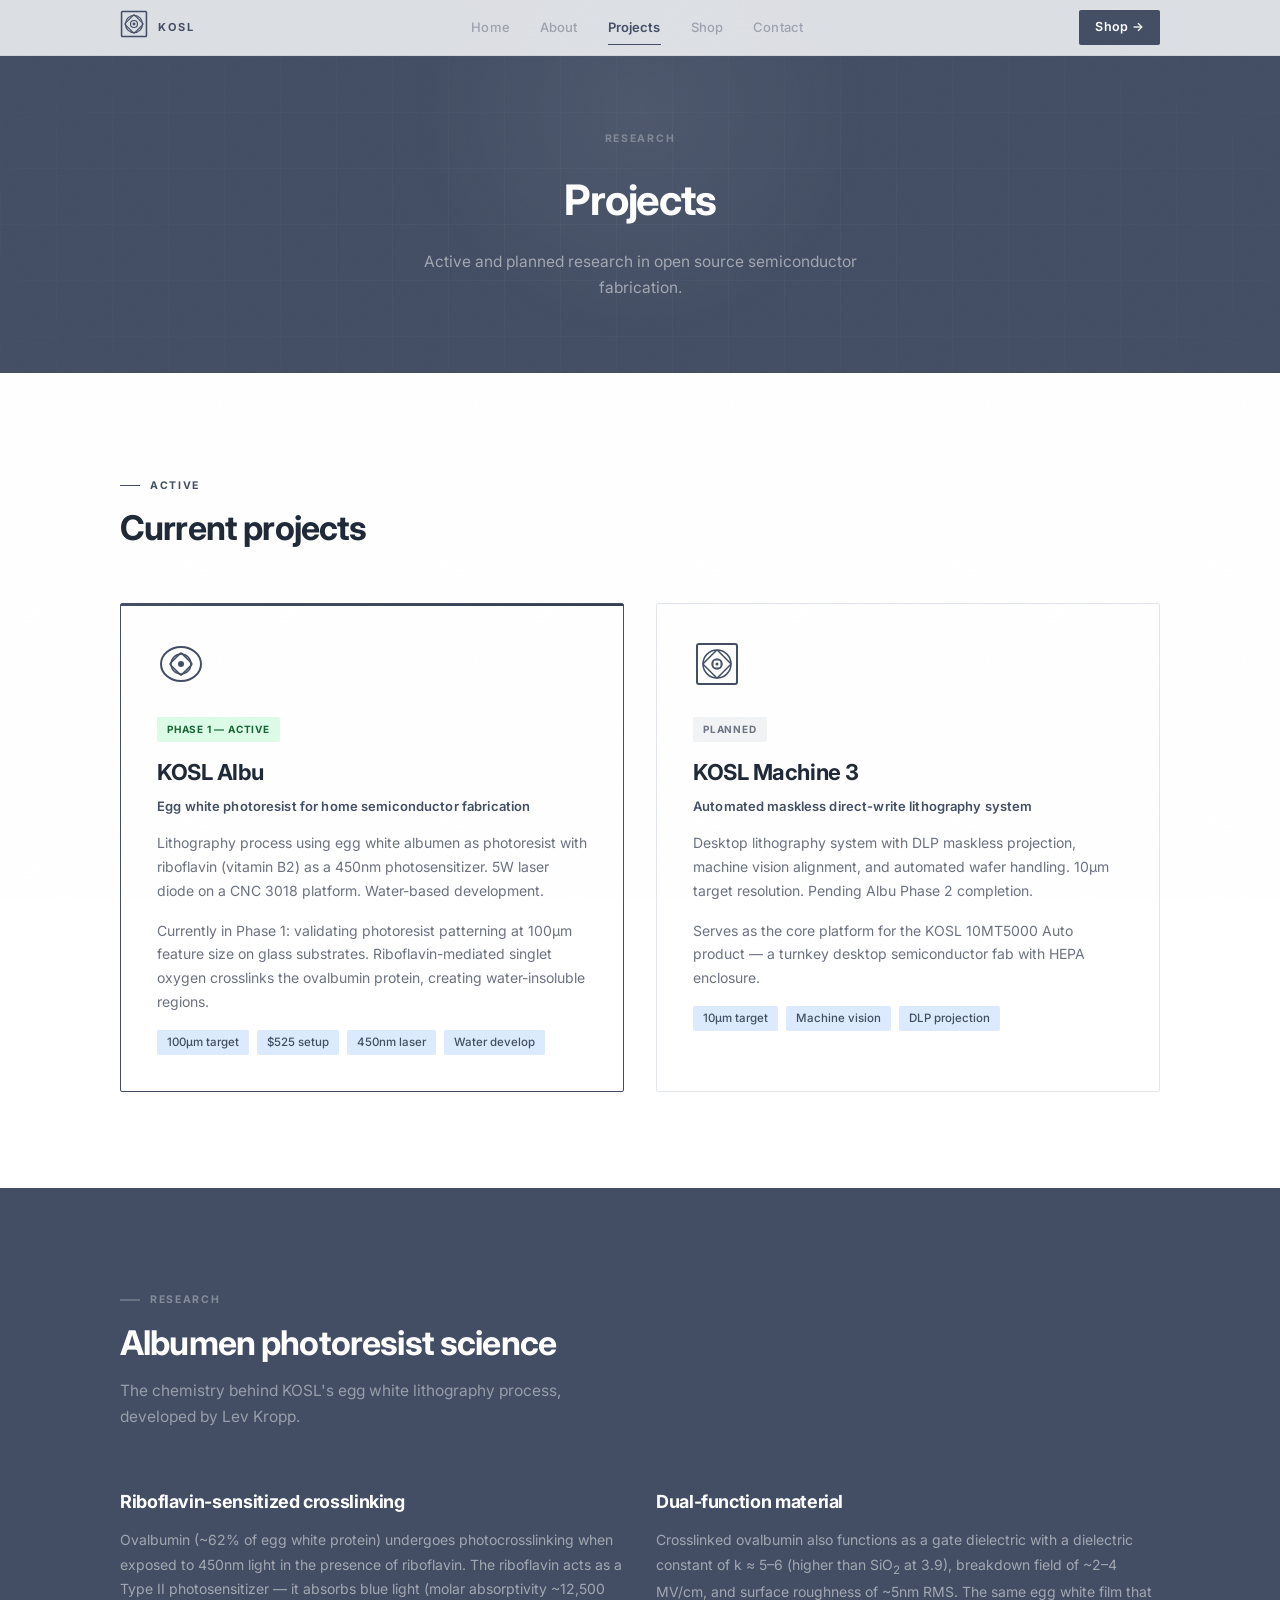
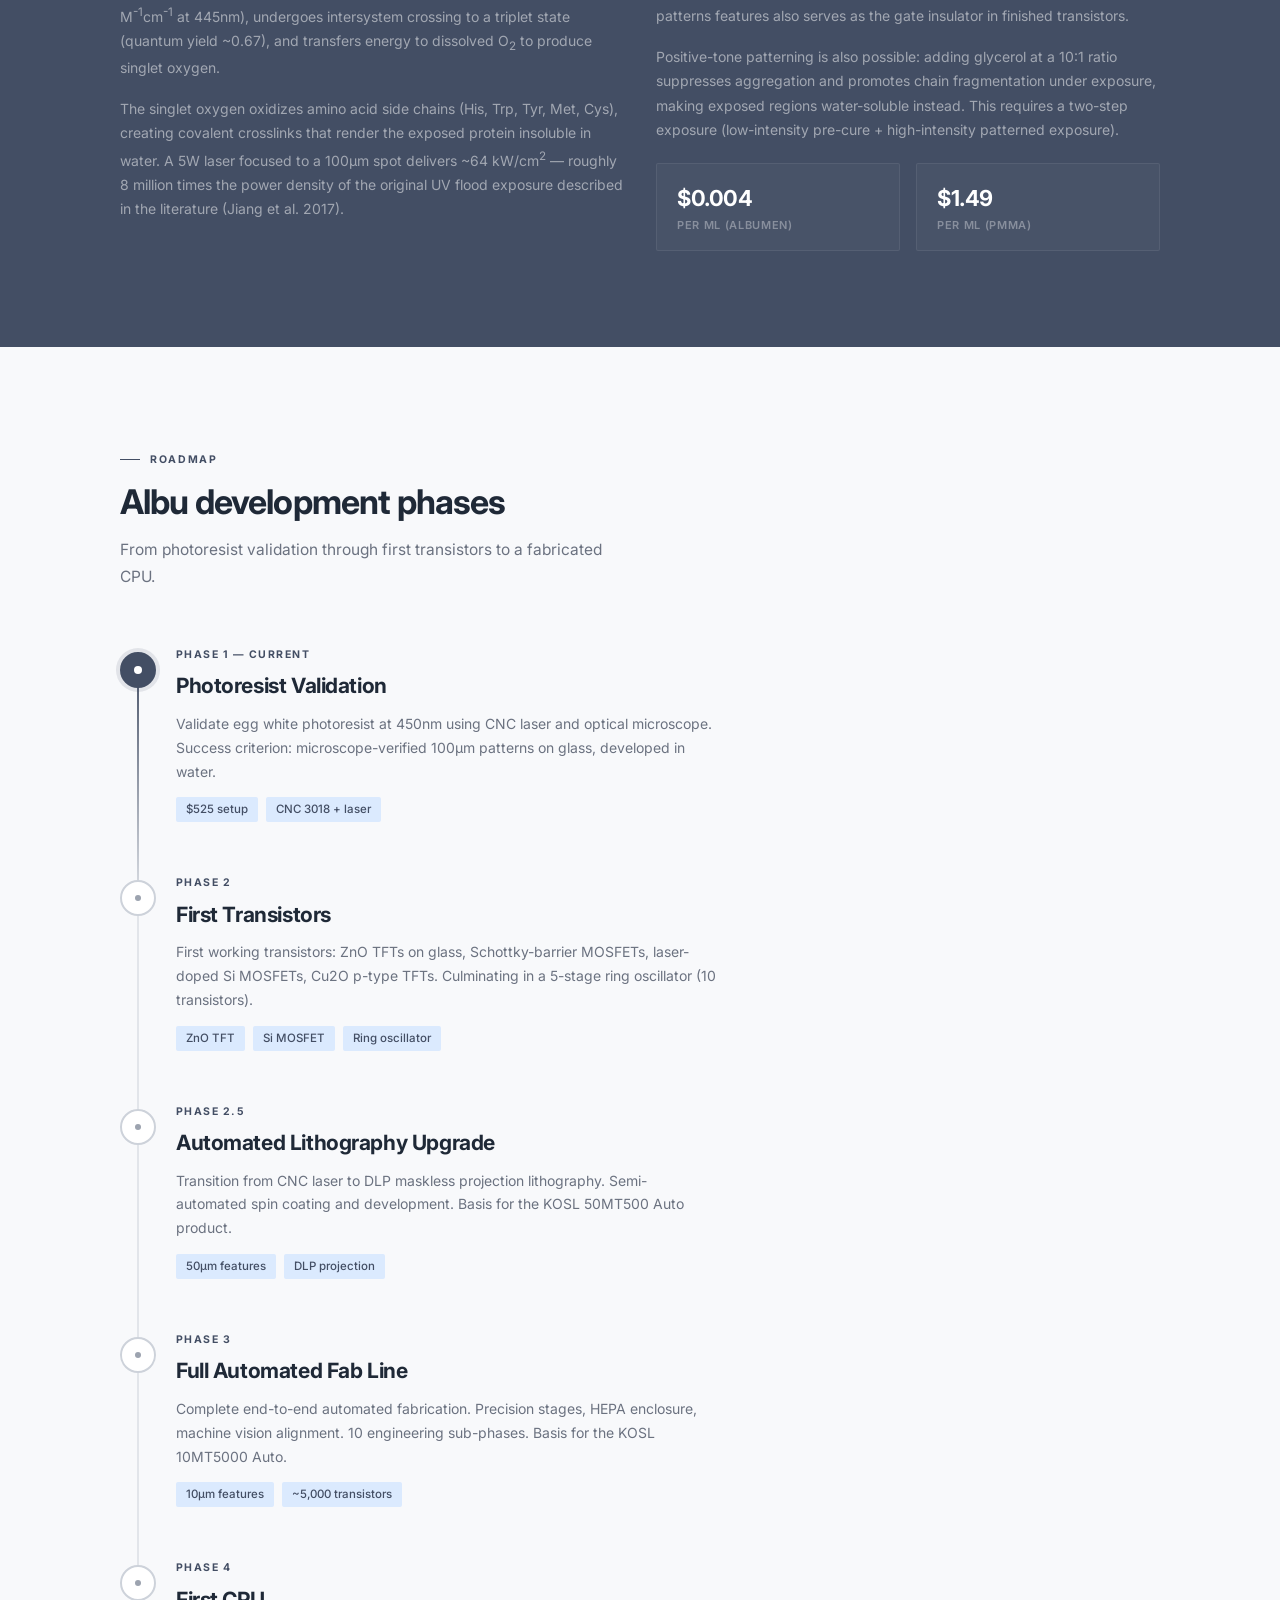
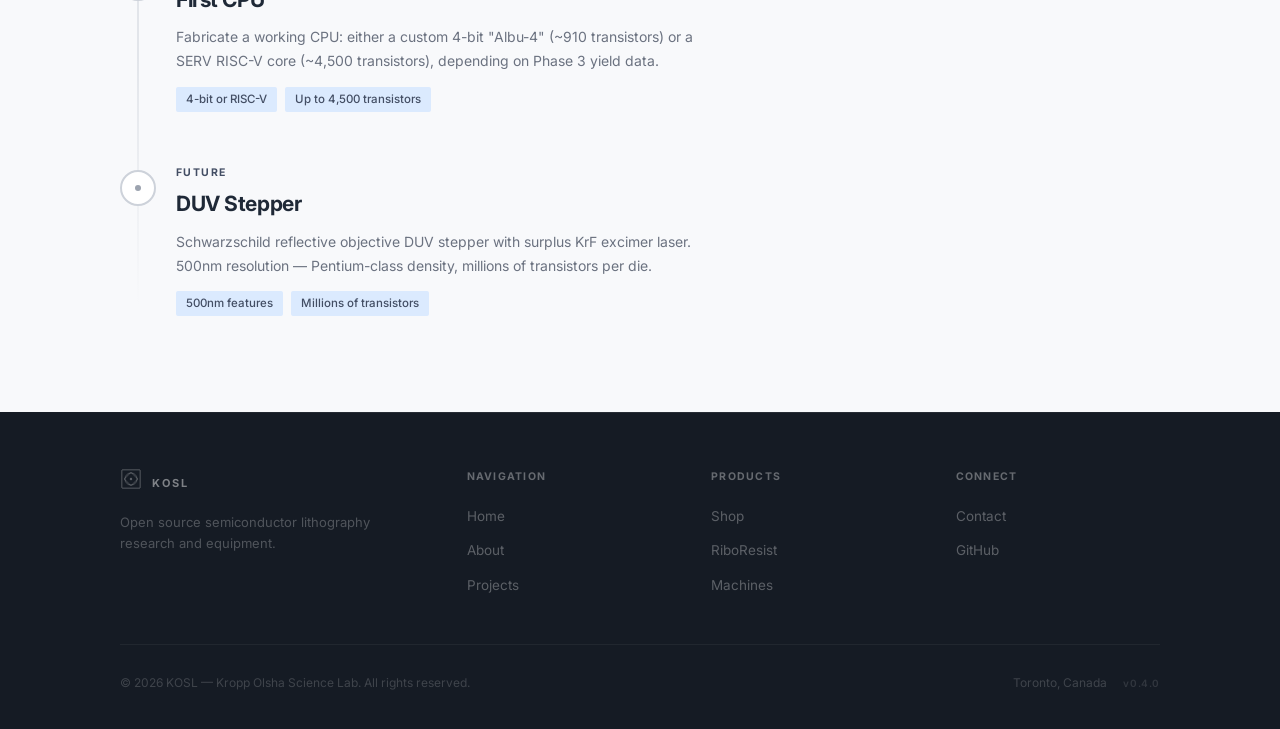
<file: projects.html>
<!DOCTYPE html>
<html lang="en">
<head>
    <meta charset="UTF-8">
    <meta name="viewport" content="width=device-width, initial-scale=1.0">
    <title>Projects — KOSL</title>
    <link rel="preconnect" href="https://fonts.googleapis.com">
    <link rel="preconnect" href="https://fonts.gstatic.com" crossorigin>
    <link href="https://fonts.googleapis.com/css2?family=Inter:wght@300;400;500;600;700&display=swap" rel="stylesheet">
    <link rel="icon" type="image/svg+xml" href="data:image/svg+xml,%3Csvg xmlns='http://www.w3.org/2000/svg' viewBox='0 0 32 32'%3E%3Crect x='2' y='2' width='28' height='28' rx='1' fill='none' stroke='%23434e64' stroke-width='2'/%3E%3Ccircle cx='16' cy='16' r='10' fill='none' stroke='%23434e64' stroke-width='1.5'/%3E%3Crect x='8.3' y='8.3' width='15.4' height='15.4' rx='1' fill='none' stroke='%23434e64' stroke-width='1.5' transform='rotate(45 16 16)'/%3E%3Ccircle cx='16' cy='16' r='4' fill='none' stroke='%23434e64' stroke-width='1.5'/%3E%3Ccircle cx='16' cy='16' r='1.5' fill='%23434e64'/%3E%3C/svg%3E">
    <link rel="stylesheet" href="style.css">
</head>
<body>
    <!-- Page Header -->
    <div class="page-header">
        <span class="label">Research</span>
        <h1>Projects</h1>
        <p>Active and planned research in open source semiconductor fabrication.</p>
    </div>

    <!-- Active Projects -->
    <section class="section">
        <div class="container">
            <div class="section-header reveal">
                <div class="section-label">Active</div>
                <h2 class="section-heading">Current projects</h2>
            </div>
            <div class="grid-2 reveal">
                <div class="card card-featured" style="padding: 36px;">
                    <div class="project-card">
                        <div class="project-card-icon">
                            <svg viewBox="0 0 48 48" width="48" height="48">
                                <ellipse cx="24" cy="24" rx="20" ry="17" fill="none" stroke="var(--navy)" stroke-width="2"/>
                                <circle cx="24" cy="24" r="10" fill="none" stroke="var(--navy)" stroke-width="1.5"/>
                                <rect x="16" y="16" width="16" height="16" rx="1" fill="none" stroke="var(--navy)" stroke-width="1.5" transform="rotate(45 24 24)"/>
                                <circle cx="24" cy="24" r="3" fill="var(--navy)"/>
                            </svg>
                        </div>
                        <span class="badge badge-active" style="margin-bottom: 12px; display: inline-block;">Phase 1 — Active</span>
                        <h3>KOSL Albu</h3>
                        <div class="project-tagline">Egg white photoresist for home semiconductor fabrication</div>
                        <p>
                            Lithography process using egg white albumen as photoresist with
                            riboflavin (vitamin B2) as a 450nm photosensitizer. 5W laser diode
                            on a CNC 3018 platform. Water-based development.
                        </p>
                        <p>
                            Currently in Phase 1: validating photoresist patterning at 100μm
                            feature size on glass substrates. Riboflavin-mediated singlet oxygen
                            crosslinks the ovalbumin protein, creating water-insoluble regions.
                        </p>
                        <div class="project-card-footer">
                            <span class="tag">100μm target</span>
                            <span class="tag">$525 setup</span>
                            <span class="tag">450nm laser</span>
                            <span class="tag">Water develop</span>
                        </div>
                    </div>
                </div>
                <div class="card" style="padding: 36px;">
                    <div class="project-card">
                        <div class="project-card-icon">
                            <svg viewBox="0 0 48 48" width="48" height="48">
                                <rect x="4" y="4" width="40" height="40" rx="2" fill="none" stroke="var(--navy)" stroke-width="2"/>
                                <circle cx="24" cy="24" r="14" fill="none" stroke="var(--navy)" stroke-width="1.5"/>
                                <rect x="14" y="14" width="20" height="20" rx="1" fill="none" stroke="var(--navy)" stroke-width="1.5" transform="rotate(45 24 24)"/>
                                <circle cx="24" cy="24" r="5" fill="none" stroke="var(--navy)" stroke-width="1.5"/>
                                <rect x="20" y="20" width="8" height="8" rx="1" fill="none" stroke="var(--navy)" stroke-width="1"/>
                                <circle cx="24" cy="24" r="1.5" fill="var(--navy)"/>
                            </svg>
                        </div>
                        <span class="badge badge-upcoming" style="margin-bottom: 12px; display: inline-block;">Planned</span>
                        <h3>KOSL Machine 3</h3>
                        <div class="project-tagline">Automated maskless direct-write lithography system</div>
                        <p>
                            Desktop lithography system with DLP maskless projection, machine vision
                            alignment, and automated wafer handling. 10μm target resolution.
                            Pending Albu Phase 2 completion.
                        </p>
                        <p>
                            Serves as the core platform for the KOSL 10MT5000 Auto product — a
                            turnkey desktop semiconductor fab with HEPA enclosure.
                        </p>
                        <div class="project-card-footer">
                            <span class="tag">10μm target</span>
                            <span class="tag">Machine vision</span>
                            <span class="tag">DLP projection</span>
                        </div>
                    </div>
                </div>
            </div>
        </div>
    </section>

    <!-- Photoresist Research -->
    <section class="section section-dark">
        <div class="container">
            <div class="section-header reveal">
                <div class="section-label">Research</div>
                <h2 class="section-heading">Albumen photoresist science</h2>
                <p class="section-desc">The chemistry behind KOSL's egg white lithography process, developed by Lev Kropp.</p>
            </div>
            <div class="grid-2 reveal">
                <div>
                    <h3 style="font-size: 18px; font-weight: 700; color: white; margin-bottom: 12px; letter-spacing: -0.02em;">Riboflavin-sensitized crosslinking</h3>
                    <p style="font-size: 14px; color: rgba(255,255,255,0.5); line-height: 1.75; margin-bottom: 16px;">
                        Ovalbumin (~62% of egg white protein) undergoes photocrosslinking when
                        exposed to 450nm light in the presence of riboflavin. The riboflavin acts as
                        a Type II photosensitizer — it absorbs blue light (molar absorptivity
                        ~12,500 M<sup>-1</sup>cm<sup>-1</sup> at 445nm), undergoes intersystem crossing to a
                        triplet state (quantum yield ~0.67), and transfers energy to dissolved O<sub>2</sub>
                        to produce singlet oxygen.
                    </p>
                    <p style="font-size: 14px; color: rgba(255,255,255,0.5); line-height: 1.75;">
                        The singlet oxygen oxidizes amino acid side chains (His, Trp, Tyr, Met, Cys),
                        creating covalent crosslinks that render the exposed protein insoluble in water.
                        A 5W laser focused to a 100μm spot delivers ~64 kW/cm<sup>2</sup> — roughly
                        8 million times the power density of the original UV flood exposure described
                        in the literature (Jiang et al. 2017).
                    </p>
                </div>
                <div>
                    <h3 style="font-size: 18px; font-weight: 700; color: white; margin-bottom: 12px; letter-spacing: -0.02em;">Dual-function material</h3>
                    <p style="font-size: 14px; color: rgba(255,255,255,0.5); line-height: 1.75; margin-bottom: 16px;">
                        Crosslinked ovalbumin also functions as a gate dielectric with a
                        dielectric constant of k ≈ 5–6 (higher than SiO<sub>2</sub> at 3.9),
                        breakdown field of ~2–4 MV/cm, and surface roughness of ~5nm RMS.
                        The same egg white film that patterns features also serves as the
                        gate insulator in finished transistors.
                    </p>
                    <p style="font-size: 14px; color: rgba(255,255,255,0.5); line-height: 1.75; margin-bottom: 20px;">
                        Positive-tone patterning is also possible: adding glycerol at a 10:1 ratio
                        suppresses aggregation and promotes chain fragmentation under exposure,
                        making exposed regions water-soluble instead. This requires a two-step
                        exposure (low-intensity pre-cure + high-intensity patterned exposure).
                    </p>
                    <div style="display: flex; gap: 16px; flex-wrap: wrap;">
                        <div class="card card-dark" style="padding: 16px 20px; flex: 1; min-width: 140px;">
                            <div style="font-size: 22px; font-weight: 700; color: white; letter-spacing: -0.02em;">$0.004</div>
                            <div style="font-size: 11px; font-weight: 600; color: rgba(255,255,255,0.35); text-transform: uppercase; letter-spacing: 0.06em;">per mL (albumen)</div>
                        </div>
                        <div class="card card-dark" style="padding: 16px 20px; flex: 1; min-width: 140px;">
                            <div style="font-size: 22px; font-weight: 700; color: white; letter-spacing: -0.02em;">$1.49</div>
                            <div style="font-size: 11px; font-weight: 600; color: rgba(255,255,255,0.35); text-transform: uppercase; letter-spacing: 0.06em;">per mL (PMMA)</div>
                        </div>
                    </div>
                </div>
            </div>
        </div>
    </section>

    <!-- Roadmap -->
    <section class="section section-alt">
        <div class="container">
            <div class="section-header reveal">
                <div class="section-label">Roadmap</div>
                <h2 class="section-heading">Albu development phases</h2>
                <p class="section-desc">From photoresist validation through first transistors to a fabricated CPU.</p>
            </div>
            <div class="timeline reveal">
                <div class="timeline-item">
                    <div class="timeline-dot active"></div>
                    <div class="timeline-phase">Phase 1 — Current</div>
                    <div class="timeline-title">Photoresist Validation</div>
                    <div class="timeline-desc">
                        Validate egg white photoresist at 450nm using CNC laser and optical microscope.
                        Success criterion: microscope-verified 100μm patterns on glass, developed in water.
                    </div>
                    <div class="timeline-tags">
                        <span class="tag">$525 setup</span>
                        <span class="tag">CNC 3018 + laser</span>
                    </div>
                </div>
                <div class="timeline-item">
                    <div class="timeline-dot"></div>
                    <div class="timeline-phase">Phase 2</div>
                    <div class="timeline-title">First Transistors</div>
                    <div class="timeline-desc">
                        First working transistors: ZnO TFTs on glass, Schottky-barrier MOSFETs,
                        laser-doped Si MOSFETs, Cu2O p-type TFTs. Culminating in a 5-stage ring oscillator (10 transistors).
                    </div>
                    <div class="timeline-tags">
                        <span class="tag">ZnO TFT</span>
                        <span class="tag">Si MOSFET</span>
                        <span class="tag">Ring oscillator</span>
                    </div>
                </div>
                <div class="timeline-item">
                    <div class="timeline-dot"></div>
                    <div class="timeline-phase">Phase 2.5</div>
                    <div class="timeline-title">Automated Lithography Upgrade</div>
                    <div class="timeline-desc">
                        Transition from CNC laser to DLP maskless projection lithography. Semi-automated
                        spin coating and development. Basis for the KOSL 50MT500 Auto product.
                    </div>
                    <div class="timeline-tags">
                        <span class="tag">50μm features</span>
                        <span class="tag">DLP projection</span>
                    </div>
                </div>
                <div class="timeline-item">
                    <div class="timeline-dot"></div>
                    <div class="timeline-phase">Phase 3</div>
                    <div class="timeline-title">Full Automated Fab Line</div>
                    <div class="timeline-desc">
                        Complete end-to-end automated fabrication. Precision stages, HEPA enclosure,
                        machine vision alignment. 10 engineering sub-phases. Basis for the KOSL 10MT5000 Auto.
                    </div>
                    <div class="timeline-tags">
                        <span class="tag">10μm features</span>
                        <span class="tag">~5,000 transistors</span>
                    </div>
                </div>
                <div class="timeline-item">
                    <div class="timeline-dot"></div>
                    <div class="timeline-phase">Phase 4</div>
                    <div class="timeline-title">First CPU</div>
                    <div class="timeline-desc">
                        Fabricate a working CPU: either a custom 4-bit "Albu-4" (~910 transistors) or a
                        SERV RISC-V core (~4,500 transistors), depending on Phase 3 yield data.
                    </div>
                    <div class="timeline-tags">
                        <span class="tag">4-bit or RISC-V</span>
                        <span class="tag">Up to 4,500 transistors</span>
                    </div>
                </div>
                <div class="timeline-item">
                    <div class="timeline-dot"></div>
                    <div class="timeline-phase">Future</div>
                    <div class="timeline-title">DUV Stepper</div>
                    <div class="timeline-desc">
                        Schwarzschild reflective objective DUV stepper with surplus KrF excimer laser.
                        500nm resolution — Pentium-class density, millions of transistors per die.
                    </div>
                    <div class="timeline-tags">
                        <span class="tag">500nm features</span>
                        <span class="tag">Millions of transistors</span>
                    </div>
                </div>
            </div>
        </div>
    </section>

    <script src="components.js"></script>
</body>
</html>
</file>
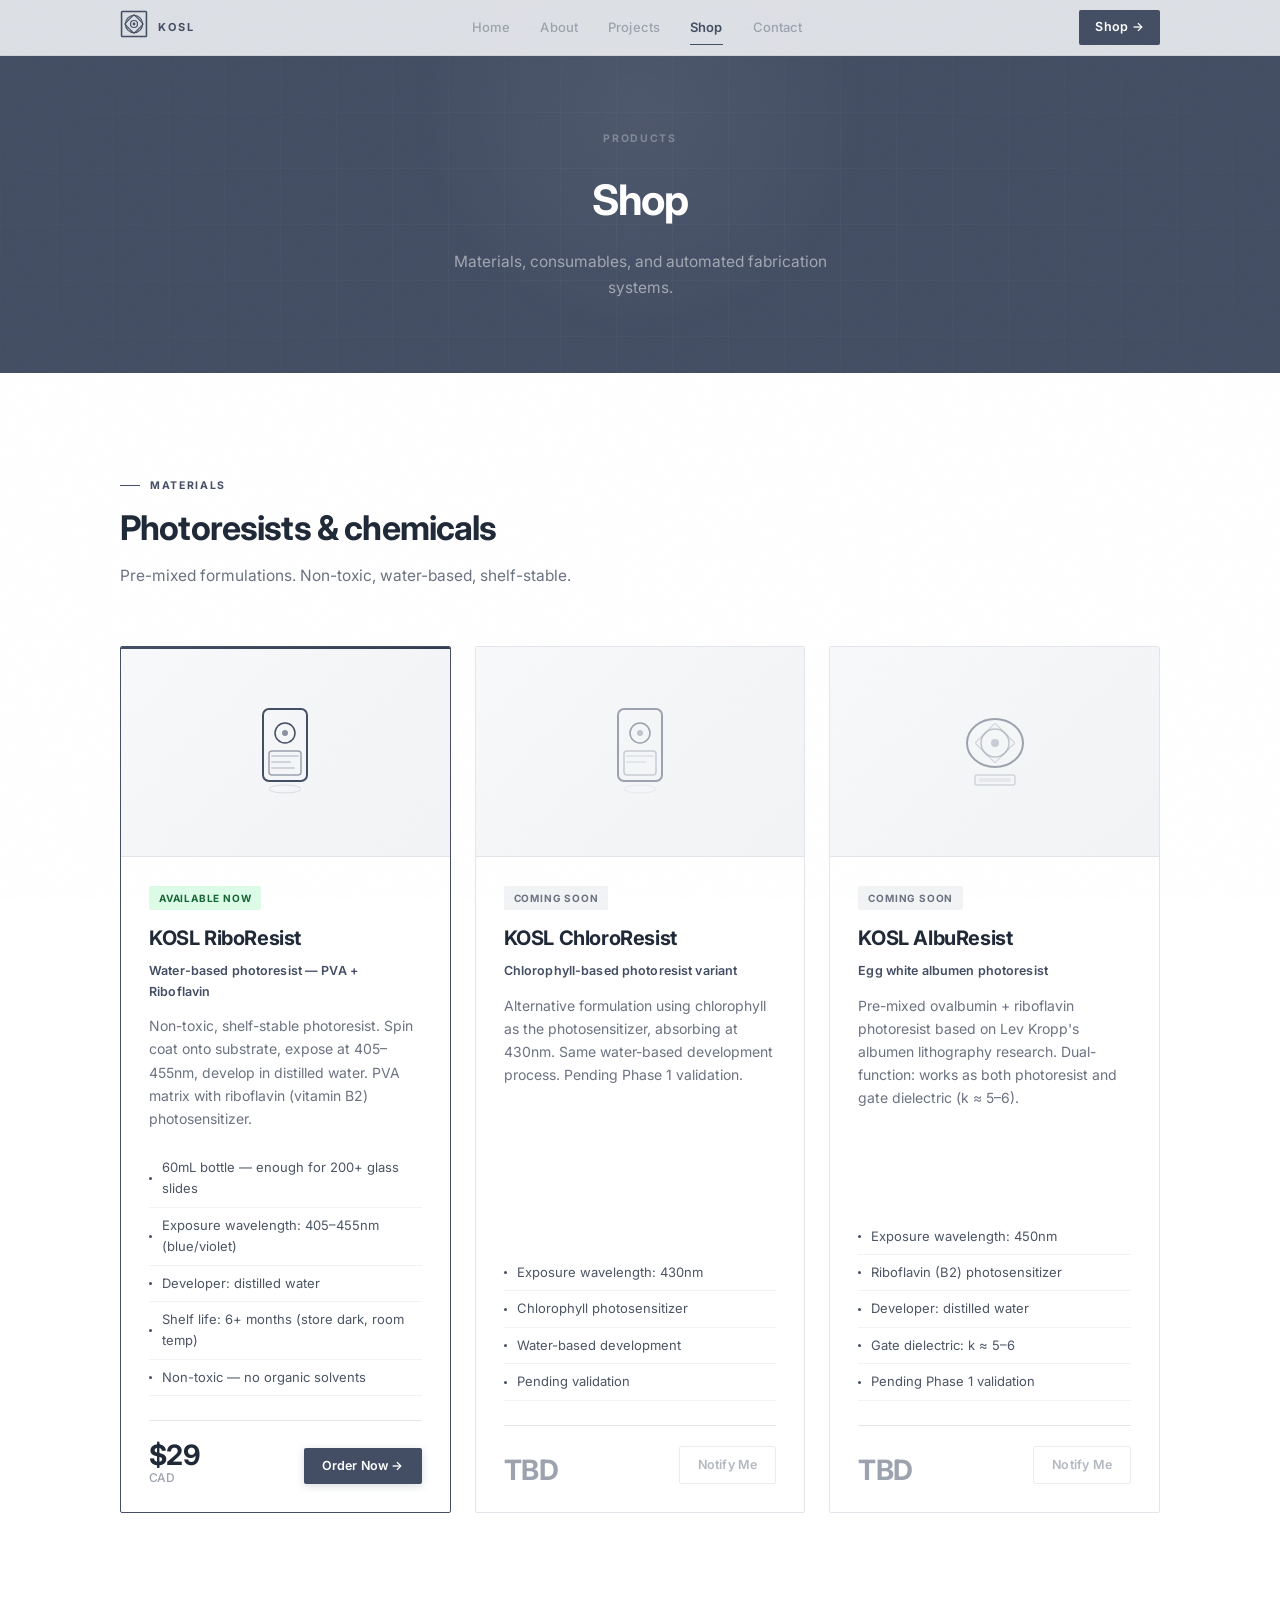
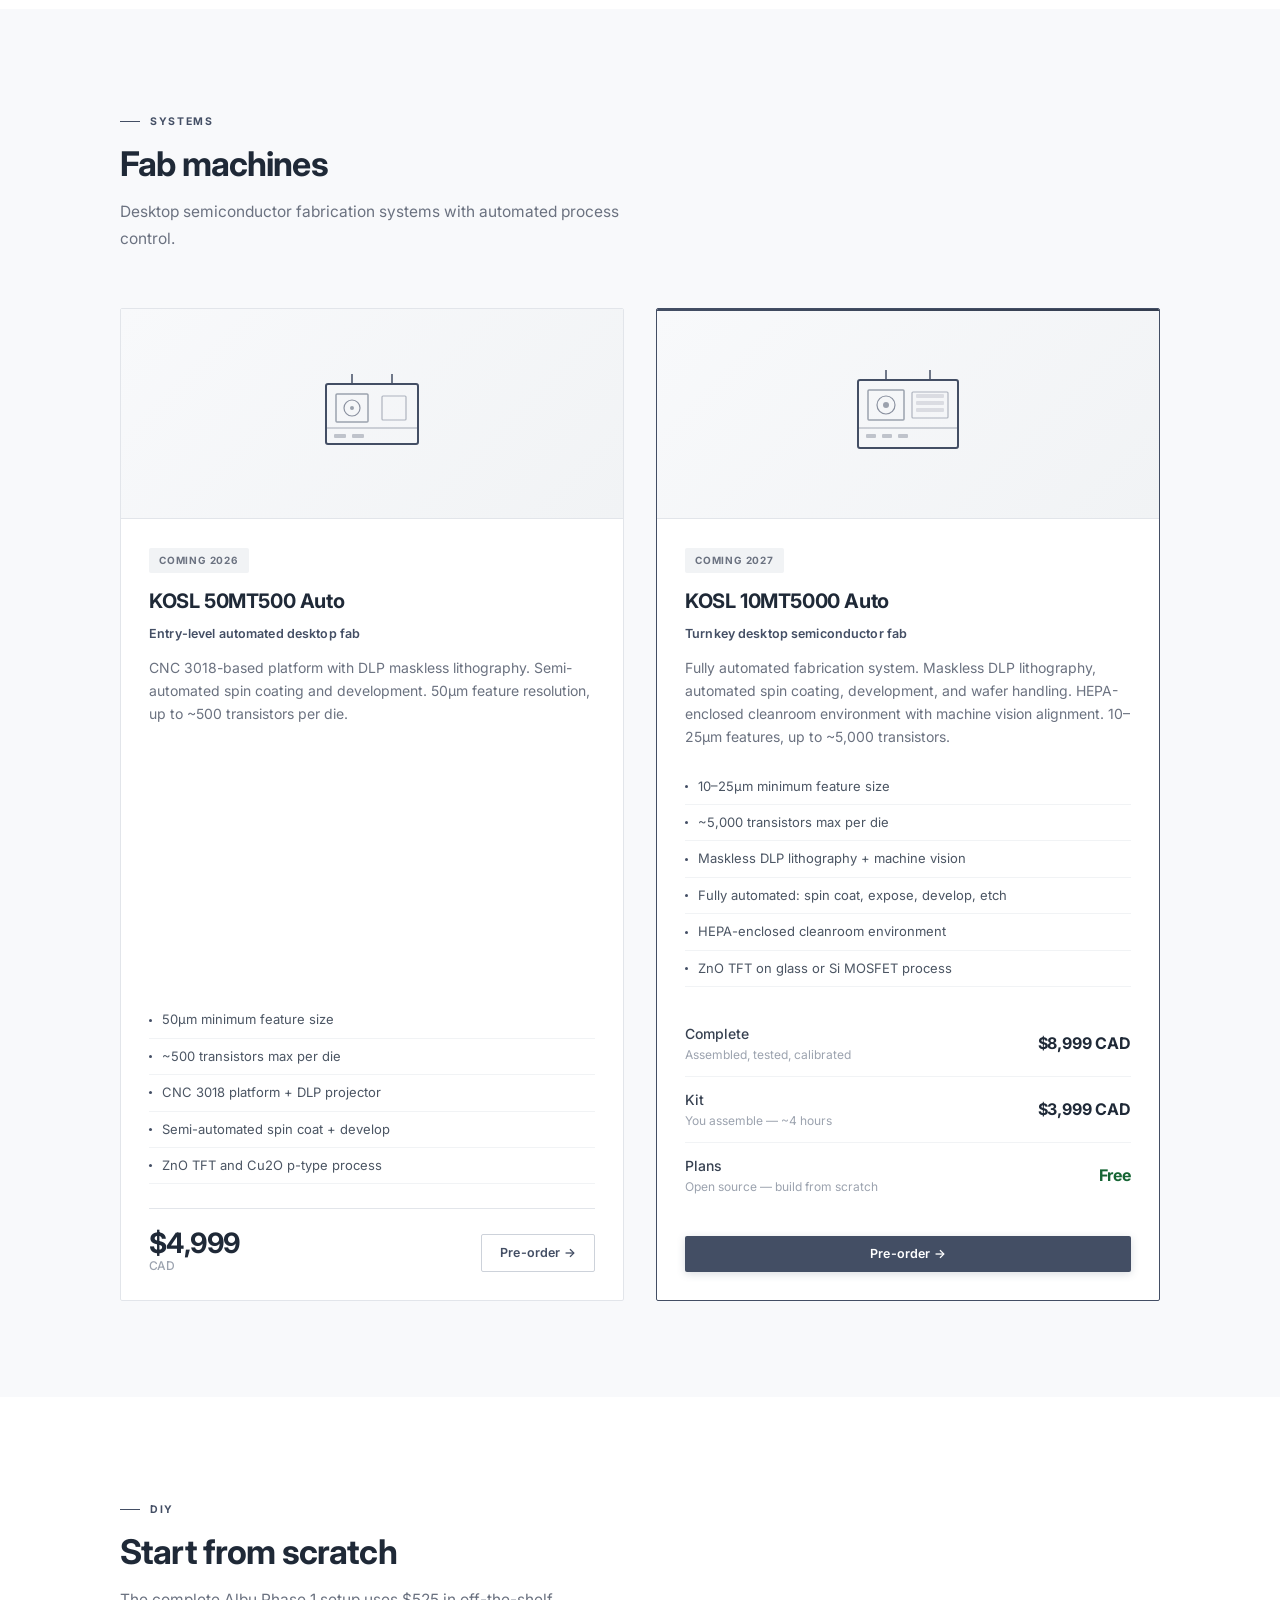
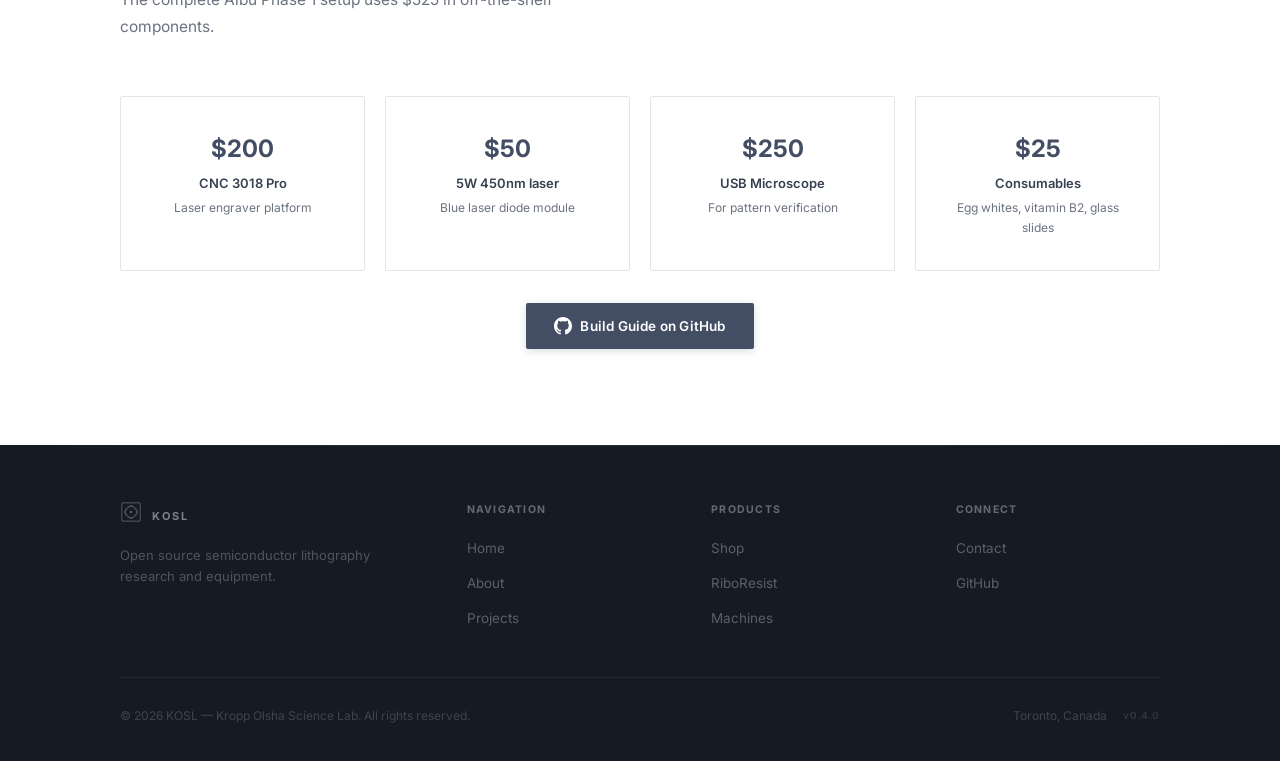
<file: shop.html>
<!DOCTYPE html>
<html lang="en">
<head>
    <meta charset="UTF-8">
    <meta name="viewport" content="width=device-width, initial-scale=1.0">
    <title>Shop — KOSL</title>
    <link rel="preconnect" href="https://fonts.googleapis.com">
    <link rel="preconnect" href="https://fonts.gstatic.com" crossorigin>
    <link href="https://fonts.googleapis.com/css2?family=Inter:wght@300;400;500;600;700&display=swap" rel="stylesheet">
    <link rel="icon" type="image/svg+xml" href="data:image/svg+xml,%3Csvg xmlns='http://www.w3.org/2000/svg' viewBox='0 0 32 32'%3E%3Crect x='2' y='2' width='28' height='28' rx='1' fill='none' stroke='%23434e64' stroke-width='2'/%3E%3Ccircle cx='16' cy='16' r='10' fill='none' stroke='%23434e64' stroke-width='1.5'/%3E%3Crect x='8.3' y='8.3' width='15.4' height='15.4' rx='1' fill='none' stroke='%23434e64' stroke-width='1.5' transform='rotate(45 16 16)'/%3E%3Ccircle cx='16' cy='16' r='4' fill='none' stroke='%23434e64' stroke-width='1.5'/%3E%3Ccircle cx='16' cy='16' r='1.5' fill='%23434e64'/%3E%3C/svg%3E">
    <link rel="stylesheet" href="style.css">
</head>
<body>
    <!-- Page Header -->
    <div class="page-header">
        <span class="label">Products</span>
        <h1>Shop</h1>
        <p>Materials, consumables, and automated fabrication systems.</p>
    </div>

    <!-- Materials -->
    <section class="section" id="riboresist">
        <div class="container">
            <div class="section-header reveal">
                <div class="section-label">Materials</div>
                <h2 class="section-heading">Photoresists &amp; chemicals</h2>
                <p class="section-desc">Pre-mixed formulations. Non-toxic, water-based, shelf-stable.</p>
            </div>
            <div class="grid-3 reveal">
                <!-- RiboResist -->
                <div class="card shop-card card-featured" style="padding: 0; overflow: hidden;">
                    <div class="shop-card-visual">
                        <svg viewBox="0 0 100 100" width="100" height="100">
                            <rect x="28" y="8" width="44" height="72" rx="6" fill="none" stroke="var(--navy)" stroke-width="2"/>
                            <rect x="34" y="50" width="32" height="24" rx="3" fill="none" stroke="var(--navy)" stroke-width="1.5" opacity="0.5"/>
                            <circle cx="50" cy="32" r="10" fill="none" stroke="var(--navy)" stroke-width="1.5"/>
                            <circle cx="50" cy="32" r="3" fill="var(--navy)" opacity="0.6"/>
                            <rect x="36" y="54" width="28" height="2" rx="1" fill="var(--navy)" opacity="0.2"/>
                            <rect x="36" y="60" width="20" height="2" rx="1" fill="var(--navy)" opacity="0.2"/>
                            <rect x="36" y="66" width="24" height="2" rx="1" fill="var(--navy)" opacity="0.2"/>
                            <ellipse cx="50" cy="88" rx="16" ry="4" fill="none" stroke="var(--navy)" stroke-width="1" opacity="0.15"/>
                        </svg>
                    </div>
                    <div class="shop-card-body">
                        <div class="shop-card-status">
                            <span class="badge badge-active">Available Now</span>
                        </div>
                        <h3>KOSL RiboResist</h3>
                        <div class="shop-tagline">Water-based photoresist — PVA + Riboflavin</div>
                        <p>
                            Non-toxic, shelf-stable photoresist. Spin coat onto substrate, expose
                            at 405–455nm, develop in distilled water. PVA matrix with riboflavin
                            (vitamin B2) photosensitizer.
                        </p>
                        <ul class="shop-specs">
                            <li>60mL bottle — enough for 200+ glass slides</li>
                            <li>Exposure wavelength: 405–455nm (blue/violet)</li>
                            <li>Developer: distilled water</li>
                            <li>Shelf life: 6+ months (store dark, room temp)</li>
                            <li>Non-toxic — no organic solvents</li>
                        </ul>
                        <div class="shop-pricing">
                            <div class="shop-price">$29 <small>CAD</small></div>
                            <a href="contact.html" class="btn btn-navy btn-sm">Order Now →</a>
                        </div>
                    </div>
                </div>

                <!-- ChloroResist -->
                <div class="card shop-card" style="padding: 0; overflow: hidden;">
                    <div class="shop-card-visual">
                        <svg viewBox="0 0 100 100" width="100" height="100">
                            <rect x="28" y="8" width="44" height="72" rx="6" fill="none" stroke="var(--gray-400)" stroke-width="2"/>
                            <rect x="34" y="50" width="32" height="24" rx="3" fill="none" stroke="var(--gray-400)" stroke-width="1.5" opacity="0.5"/>
                            <circle cx="50" cy="32" r="10" fill="none" stroke="var(--gray-400)" stroke-width="1.5"/>
                            <circle cx="50" cy="32" r="3" fill="var(--gray-400)" opacity="0.6"/>
                            <rect x="36" y="54" width="28" height="2" rx="1" fill="var(--gray-400)" opacity="0.2"/>
                            <rect x="36" y="60" width="20" height="2" rx="1" fill="var(--gray-400)" opacity="0.2"/>
                            <ellipse cx="50" cy="88" rx="16" ry="4" fill="none" stroke="var(--gray-400)" stroke-width="1" opacity="0.15"/>
                        </svg>
                    </div>
                    <div class="shop-card-body">
                        <div class="shop-card-status">
                            <span class="badge badge-upcoming">Coming Soon</span>
                        </div>
                        <h3>KOSL ChloroResist</h3>
                        <div class="shop-tagline">Chlorophyll-based photoresist variant</div>
                        <p>
                            Alternative formulation using chlorophyll as the photosensitizer,
                            absorbing at 430nm. Same water-based development process.
                            Pending Phase 1 validation.
                        </p>
                        <ul class="shop-specs">
                            <li>Exposure wavelength: 430nm</li>
                            <li>Chlorophyll photosensitizer</li>
                            <li>Water-based development</li>
                            <li>Pending validation</li>
                        </ul>
                        <div class="shop-pricing">
                            <div class="shop-price" style="color: var(--gray-400);">TBD</div>
                            <span class="btn btn-outline btn-sm" style="opacity: 0.4; pointer-events: none;">Notify Me</span>
                        </div>
                    </div>
                </div>
                <!-- AlbuResist -->
                <div class="card shop-card" style="padding: 0; overflow: hidden;">
                    <div class="shop-card-visual">
                        <svg viewBox="0 0 100 100" width="100" height="100">
                            <ellipse cx="50" cy="42" rx="28" ry="24" fill="none" stroke="var(--gray-400)" stroke-width="2"/>
                            <circle cx="50" cy="42" r="14" fill="none" stroke="var(--gray-400)" stroke-width="1.5" opacity="0.6"/>
                            <rect x="36" y="28" width="28" height="28" rx="1" fill="none" stroke="var(--gray-400)" stroke-width="1.2" transform="rotate(45 50 42)" opacity="0.4"/>
                            <circle cx="50" cy="42" r="4" fill="var(--gray-400)" opacity="0.5"/>
                            <rect x="30" y="74" width="40" height="10" rx="2" fill="none" stroke="var(--gray-400)" stroke-width="1.5" opacity="0.4"/>
                            <rect x="34" y="77" width="32" height="4" rx="1" fill="var(--gray-400)" opacity="0.15"/>
                        </svg>
                    </div>
                    <div class="shop-card-body">
                        <div class="shop-card-status">
                            <span class="badge badge-upcoming">Coming Soon</span>
                        </div>
                        <h3>KOSL AlbuResist</h3>
                        <div class="shop-tagline">Egg white albumen photoresist</div>
                        <p>
                            Pre-mixed ovalbumin + riboflavin photoresist based on Lev Kropp's
                            albumen lithography research. Dual-function: works as both photoresist
                            and gate dielectric (k ≈ 5–6).
                        </p>
                        <ul class="shop-specs">
                            <li>Exposure wavelength: 450nm</li>
                            <li>Riboflavin (B2) photosensitizer</li>
                            <li>Developer: distilled water</li>
                            <li>Gate dielectric: k ≈ 5–6</li>
                            <li>Pending Phase 1 validation</li>
                        </ul>
                        <div class="shop-pricing">
                            <div class="shop-price" style="color: var(--gray-400);">TBD</div>
                            <span class="btn btn-outline btn-sm" style="opacity: 0.4; pointer-events: none;">Notify Me</span>
                        </div>
                    </div>
                </div>
            </div>
        </div>
    </section>

    <!-- Machines -->
    <section class="section section-alt" id="machines">
        <div class="container">
            <div class="section-header reveal">
                <div class="section-label">Systems</div>
                <h2 class="section-heading">Fab machines</h2>
                <p class="section-desc">Desktop semiconductor fabrication systems with automated process control.</p>
            </div>
            <div class="grid-2 reveal">
                <!-- 50MT500 -->
                <div class="card shop-card" style="padding: 0; overflow: hidden;">
                    <div class="shop-card-visual">
                        <svg viewBox="0 0 120 100" width="120" height="100">
                            <rect x="14" y="20" width="92" height="60" rx="2" fill="none" stroke="var(--navy)" stroke-width="2"/>
                            <rect x="24" y="30" width="32" height="28" rx="1" fill="none" stroke="var(--navy)" stroke-width="1.5" opacity="0.5"/>
                            <circle cx="40" cy="44" r="8" fill="none" stroke="var(--navy)" stroke-width="1.2" opacity="0.6"/>
                            <circle cx="40" cy="44" r="2" fill="var(--navy)" opacity="0.5"/>
                            <line x1="14" y1="64" x2="106" y2="64" stroke="var(--navy)" stroke-width="1.5" opacity="0.3"/>
                            <rect x="70" y="32" width="24" height="24" rx="1" fill="none" stroke="var(--navy)" stroke-width="1.2" opacity="0.4"/>
                            <line x1="40" y1="10" x2="40" y2="20" stroke="var(--navy)" stroke-width="1.5"/>
                            <line x1="80" y1="10" x2="80" y2="20" stroke="var(--navy)" stroke-width="1.5"/>
                            <rect x="22" y="70" width="12" height="4" rx="1" fill="var(--navy)" opacity="0.3"/>
                            <rect x="40" y="70" width="12" height="4" rx="1" fill="var(--navy)" opacity="0.3"/>
                        </svg>
                    </div>
                    <div class="shop-card-body">
                        <div class="shop-card-status">
                            <span class="badge badge-upcoming">Coming 2026</span>
                        </div>
                        <h3>KOSL 50MT500 Auto</h3>
                        <div class="shop-tagline">Entry-level automated desktop fab</div>
                        <p>
                            CNC 3018-based platform with DLP maskless lithography. Semi-automated
                            spin coating and development. 50μm feature resolution, up to ~500
                            transistors per die.
                        </p>
                        <ul class="shop-specs">
                            <li>50μm minimum feature size</li>
                            <li>~500 transistors max per die</li>
                            <li>CNC 3018 platform + DLP projector</li>
                            <li>Semi-automated spin coat + develop</li>
                            <li>ZnO TFT and Cu2O p-type process</li>
                        </ul>
                        <div class="shop-pricing">
                            <div class="shop-price">$4,999 <small>CAD</small></div>
                            <a href="contact.html" class="btn btn-outline btn-sm">Pre-order →</a>
                        </div>
                    </div>
                </div>

                <!-- 10MT5000 -->
                <div class="card shop-card card-featured" style="padding: 0; overflow: hidden;">
                    <div class="shop-card-visual">
                        <svg viewBox="0 0 120 100" width="120" height="100">
                            <rect x="10" y="16" width="100" height="68" rx="2" fill="none" stroke="var(--navy)" stroke-width="2"/>
                            <rect x="20" y="26" width="36" height="30" rx="1" fill="none" stroke="var(--navy)" stroke-width="1.5" opacity="0.5"/>
                            <circle cx="38" cy="41" r="9" fill="none" stroke="var(--navy)" stroke-width="1.2" opacity="0.6"/>
                            <circle cx="38" cy="41" r="3" fill="var(--navy)" opacity="0.5"/>
                            <rect x="64" y="28" width="36" height="26" rx="1" fill="none" stroke="var(--navy)" stroke-width="1.2" opacity="0.4"/>
                            <line x1="10" y1="64" x2="110" y2="64" stroke="var(--navy)" stroke-width="1.5" opacity="0.3"/>
                            <rect x="18" y="70" width="10" height="4" rx="1" fill="var(--navy)" opacity="0.3"/>
                            <rect x="34" y="70" width="10" height="4" rx="1" fill="var(--navy)" opacity="0.3"/>
                            <rect x="50" y="70" width="10" height="4" rx="1" fill="var(--navy)" opacity="0.3"/>
                            <line x1="38" y1="6" x2="38" y2="16" stroke="var(--navy)" stroke-width="1.5"/>
                            <line x1="82" y1="6" x2="82" y2="16" stroke="var(--navy)" stroke-width="1.5"/>
                            <!-- HEPA indicator -->
                            <rect x="68" y="30" width="28" height="4" rx="1" fill="var(--navy)" opacity="0.15"/>
                            <rect x="68" y="37" width="28" height="4" rx="1" fill="var(--navy)" opacity="0.15"/>
                            <rect x="68" y="44" width="28" height="4" rx="1" fill="var(--navy)" opacity="0.15"/>
                        </svg>
                    </div>
                    <div class="shop-card-body">
                        <div class="shop-card-status">
                            <span class="badge badge-upcoming">Coming 2027</span>
                        </div>
                        <h3>KOSL 10MT5000 Auto</h3>
                        <div class="shop-tagline">Turnkey desktop semiconductor fab</div>
                        <p>
                            Fully automated fabrication system. Maskless DLP lithography, automated
                            spin coating, development, and wafer handling. HEPA-enclosed cleanroom
                            environment with machine vision alignment. 10–25μm features, up to ~5,000 transistors.
                        </p>
                        <ul class="shop-specs">
                            <li>10–25μm minimum feature size</li>
                            <li>~5,000 transistors max per die</li>
                            <li>Maskless DLP lithography + machine vision</li>
                            <li>Fully automated: spin coat, expose, develop, etch</li>
                            <li>HEPA-enclosed cleanroom environment</li>
                            <li>ZnO TFT on glass or Si MOSFET process</li>
                        </ul>
                        <div class="shop-tiers">
                            <div class="shop-tier">
                                <div class="shop-tier-name">
                                    Complete
                                    <span>Assembled, tested, calibrated</span>
                                </div>
                                <div class="shop-tier-price">$8,999 CAD</div>
                            </div>
                            <div class="shop-tier">
                                <div class="shop-tier-name">
                                    Kit
                                    <span>You assemble — ~4 hours</span>
                                </div>
                                <div class="shop-tier-price">$3,999 CAD</div>
                            </div>
                            <div class="shop-tier">
                                <div class="shop-tier-name">
                                    Plans
                                    <span>Open source — build from scratch</span>
                                </div>
                                <div class="shop-tier-price free">Free</div>
                            </div>
                        </div>
                        <div style="text-align: center; padding-top: 8px;">
                            <a href="contact.html" class="btn btn-navy btn-sm btn-block">Pre-order →</a>
                        </div>
                    </div>
                </div>
            </div>
        </div>
    </section>

    <!-- Proof-of-concept kit -->
    <section class="section">
        <div class="container">
            <div class="section-header reveal">
                <div class="section-label">DIY</div>
                <h2 class="section-heading">Start from scratch</h2>
                <p class="section-desc">The complete Albu Phase 1 setup uses $525 in off-the-shelf components.</p>
            </div>
            <div class="grid-4 reveal">
                <div class="card" style="text-align: center;">
                    <div style="font-size: 24px; font-weight: 700; color: var(--navy); margin-bottom: 4px;">$200</div>
                    <div style="font-size: 13px; font-weight: 600; color: var(--gray-700); margin-bottom: 4px;">CNC 3018 Pro</div>
                    <div style="font-size: 12px; color: var(--gray-500);">Laser engraver platform</div>
                </div>
                <div class="card" style="text-align: center;">
                    <div style="font-size: 24px; font-weight: 700; color: var(--navy); margin-bottom: 4px;">$50</div>
                    <div style="font-size: 13px; font-weight: 600; color: var(--gray-700); margin-bottom: 4px;">5W 450nm laser</div>
                    <div style="font-size: 12px; color: var(--gray-500);">Blue laser diode module</div>
                </div>
                <div class="card" style="text-align: center;">
                    <div style="font-size: 24px; font-weight: 700; color: var(--navy); margin-bottom: 4px;">$250</div>
                    <div style="font-size: 13px; font-weight: 600; color: var(--gray-700); margin-bottom: 4px;">USB Microscope</div>
                    <div style="font-size: 12px; color: var(--gray-500);">For pattern verification</div>
                </div>
                <div class="card" style="text-align: center;">
                    <div style="font-size: 24px; font-weight: 700; color: var(--navy); margin-bottom: 4px;">$25</div>
                    <div style="font-size: 13px; font-weight: 600; color: var(--gray-700); margin-bottom: 4px;">Consumables</div>
                    <div style="font-size: 12px; color: var(--gray-500);">Egg whites, vitamin B2, glass slides</div>
                </div>
            </div>
            <div class="reveal" style="text-align: center; margin-top: 32px;">
                <a href="https://github.com/levkropp/albu" class="btn btn-navy" target="_blank" rel="noopener">
                    <svg width="18" height="18" viewBox="0 0 24 24" fill="currentColor"><path d="M12 0c-6.626 0-12 5.373-12 12 0 5.302 3.438 9.8 8.207 11.387.599.111.793-.261.793-.577v-2.234c-3.338.726-4.033-1.416-4.033-1.416-.546-1.387-1.333-1.756-1.333-1.756-1.089-.745.083-.729.083-.729 1.205.084 1.839 1.237 1.839 1.237 1.07 1.834 2.807 1.304 3.492.997.107-.775.418-1.305.762-1.604-2.665-.305-5.467-1.334-5.467-5.931 0-1.311.469-2.381 1.236-3.221-.124-.303-.535-1.524.117-3.176 0 0 1.008-.322 3.301 1.23.957-.266 1.983-.399 3.003-.404 1.02.005 2.047.138 3.006.404 2.291-1.552 3.297-1.23 3.297-1.23.653 1.653.242 2.874.118 3.176.77.84 1.235 1.911 1.235 3.221 0 4.609-2.807 5.624-5.479 5.921.43.372.823 1.102.823 2.222v3.293c0 .319.192.694.801.576 4.765-1.589 8.199-6.086 8.199-11.386 0-6.627-5.373-12-12-12z"/></svg>
                    Build Guide on GitHub
                </a>
            </div>
        </div>
    </section>

    <script src="components.js"></script>
</body>
</html>
</file>
<file: style.css>
/* ═══════════════════════════════════════════════════
   KOSL — Kropp Olsha Science Lab
   v0.3.0 — "Precision Instrument" visual overhaul
   Brand: Inter, navy #434e64, square edges, reticle motif
   ═══════════════════════════════════════════════════ */

*, *::before, *::after {
    margin: 0;
    padding: 0;
    box-sizing: border-box;
}

:root {
    --navy: #434e64;
    --navy-dark: #343d4f;
    --navy-darker: #2a3342;
    --navy-900: #1e2530;
    --navy-950: #151b24;
    --blue: #2563eb;
    --blue-dark: #1d4ed8;
    --blue-light: #dbeafe;
    --blue-50: #eff6ff;
    --green-light: #dcfce7;
    --green-dark: #166534;
    --amber-light: #fef3c7;
    --amber-dark: #92400e;
    --gray-50: #f8f9fb;
    --gray-100: #f1f3f5;
    --gray-200: #e2e5ea;
    --gray-300: #cdd2da;
    --gray-400: #9ca3af;
    --gray-500: #6b7280;
    --gray-600: #4b5563;
    --gray-700: #374151;
    --gray-800: #1f2937;
    --gray-900: #111827;
    --white: #ffffff;
    --max-w: 1120px;
    --max-w-narrow: 720px;
    --nav-h: 56px;
    --ease-out-expo: cubic-bezier(0.16, 1, 0.3, 1);
    --ease-out-quart: cubic-bezier(0.25, 1, 0.5, 1);
    --transition: 0.3s var(--ease-out-quart);
    --transition-slow: 0.5s var(--ease-out-expo);
}

html {
    scroll-behavior: smooth;
}

body {
    font-family: 'Inter', -apple-system, BlinkMacSystemFont, sans-serif;
    font-size: 15px;
    line-height: 1.65;
    color: var(--gray-600);
    background: var(--white);
    -webkit-font-smoothing: antialiased;
    -moz-osx-font-smoothing: grayscale;
}

/* Noise texture overlay for tactile depth */
body::after {
    content: '';
    position: fixed;
    inset: 0;
    pointer-events: none;
    z-index: 9999;
    opacity: 0.018;
    background-image: url("data:image/svg+xml,%3Csvg viewBox='0 0 256 256' xmlns='http://www.w3.org/2000/svg'%3E%3Cfilter id='n'%3E%3CfeTurbulence type='fractalNoise' baseFrequency='0.85' numOctaves='4' stitchTiles='stitch'/%3E%3C/filter%3E%3Crect width='100%25' height='100%25' filter='url(%23n)'/%3E%3C/svg%3E");
    background-repeat: repeat;
    background-size: 256px 256px;
}

a { color: var(--blue); text-decoration: none; }
a:hover { color: var(--blue-dark); }
img { max-width: 100%; display: block; }

/* ═══════════════ LAYOUT ═══════════════ */

.container {
    max-width: var(--max-w);
    margin: 0 auto;
    padding: 0 40px;
}

.container-narrow {
    max-width: var(--max-w-narrow);
    margin: 0 auto;
    padding: 0 40px;
}

/* ═══════════════ NAVIGATION ═══════════════ */

nav {
    position: fixed;
    top: 0;
    left: 0;
    right: 0;
    z-index: 100;
    height: var(--nav-h);
    background: rgba(255, 255, 255, 0.82);
    backdrop-filter: blur(20px) saturate(1.4);
    -webkit-backdrop-filter: blur(20px) saturate(1.4);
    border-bottom: 1px solid rgba(0, 0, 0, 0.06);
    transition: background 0.4s, box-shadow 0.4s;
}

nav.scrolled {
    background: rgba(255, 255, 255, 0.95);
    box-shadow: 0 1px 12px rgba(0, 0, 0, 0.04);
}

.nav-inner {
    max-width: var(--max-w);
    margin: 0 auto;
    padding: 0 40px;
    height: 100%;
    display: flex;
    align-items: center;
    justify-content: space-between;
}

.nav-logo {
    display: flex;
    align-items: center;
    gap: 10px;
    text-decoration: none;
    transition: opacity var(--transition);
}

.nav-logo:hover { opacity: 0.7; }

.nav-logo-text {
    font-size: 11px;
    font-weight: 700;
    letter-spacing: 0.18em;
    color: var(--navy);
    text-transform: uppercase;
}

.nav-links {
    display: flex;
    gap: 2px;
    list-style: none;
}

.nav-links a {
    display: block;
    position: relative;
    padding: 6px 14px;
    font-size: 13px;
    font-weight: 500;
    color: var(--gray-400);
    text-decoration: none;
    letter-spacing: 0.01em;
    transition: color var(--transition);
}

.nav-links a::after {
    content: '';
    position: absolute;
    bottom: -1px;
    left: 14px;
    right: 14px;
    height: 1.5px;
    background: var(--navy);
    transform: scaleX(0);
    transform-origin: center;
    transition: transform var(--transition);
}

.nav-links a:hover {
    color: var(--gray-700);
}

.nav-links a:hover::after {
    transform: scaleX(1);
}

.nav-links a.active {
    color: var(--navy);
    font-weight: 600;
}

.nav-links a.active::after {
    transform: scaleX(1);
}

.nav-cta {
    display: inline-flex;
    align-items: center;
    gap: 6px;
    padding: 7px 16px;
    background: var(--navy);
    color: var(--white) !important;
    font-size: 12.5px;
    font-weight: 600;
    letter-spacing: 0.02em;
    border-radius: 2px;
    transition: background var(--transition), transform var(--transition), box-shadow var(--transition);
    text-decoration: none;
}

.nav-cta:hover {
    background: var(--navy-dark) !important;
    color: var(--white) !important;
    transform: translateY(-1px);
    box-shadow: 0 4px 12px rgba(67, 78, 100, 0.25);
}

.nav-toggle {
    display: none;
    background: none;
    border: none;
    cursor: pointer;
    padding: 8px;
    color: var(--navy);
}

.nav-toggle svg {
    width: 22px;
    height: 22px;
    stroke: currentColor;
    stroke-width: 2;
    fill: none;
}

/* ═══════════════ PAGE HEADER ═══════════════ */

.page-header {
    background: var(--navy);
    padding: 130px 40px 72px;
    text-align: center;
    position: relative;
    overflow: hidden;
}

.page-header::before {
    content: '';
    position: absolute;
    inset: 0;
    background-image:
        linear-gradient(rgba(255,255,255,0.035) 1px, transparent 1px),
        linear-gradient(90deg, rgba(255,255,255,0.035) 1px, transparent 1px);
    background-size: 56px 56px;
    mask-image: radial-gradient(ellipse 70% 80% at 50% 60%, black, transparent);
    -webkit-mask-image: radial-gradient(ellipse 70% 80% at 50% 60%, black, transparent);
    pointer-events: none;
}

/* Radial light bloom */
.page-header::after {
    content: '';
    position: absolute;
    width: 500px;
    height: 500px;
    top: 30%;
    left: 50%;
    transform: translate(-50%, -50%);
    background: radial-gradient(circle, rgba(255,255,255,0.06) 0%, transparent 65%);
    pointer-events: none;
}

.page-header h1 {
    font-size: 42px;
    font-weight: 700;
    color: var(--white);
    letter-spacing: -0.025em;
    position: relative;
    margin-bottom: 14px;
    animation: headerFadeUp 0.6s var(--ease-out-expo) both;
}

.page-header p {
    font-size: 15.5px;
    color: rgba(255, 255, 255, 0.5);
    max-width: 440px;
    margin: 0 auto;
    position: relative;
    line-height: 1.7;
    animation: headerFadeUp 0.6s var(--ease-out-expo) 0.1s both;
}

.page-header .label {
    font-size: 10.5px;
    font-weight: 700;
    letter-spacing: 0.16em;
    color: rgba(255, 255, 255, 0.3);
    text-transform: uppercase;
    margin-bottom: 18px;
    display: block;
    position: relative;
    animation: headerFadeUp 0.6s var(--ease-out-expo) both;
}

@keyframes headerFadeUp {
    from { opacity: 0; transform: translateY(16px); }
    to { opacity: 1; transform: translateY(0); }
}

/* ═══════════════ HERO (Home only) ═══════════════ */

.hero {
    position: relative;
    background: var(--navy);
    min-height: 600px;
    display: flex;
    align-items: center;
    justify-content: center;
    text-align: center;
    padding: 140px 40px 100px;
    overflow: hidden;
}

.hero::before {
    content: '';
    position: absolute;
    inset: 0;
    background-image:
        linear-gradient(rgba(255,255,255,0.025) 1px, transparent 1px),
        linear-gradient(90deg, rgba(255,255,255,0.025) 1px, transparent 1px);
    background-size: 48px 48px;
    pointer-events: none;
}

#hero-canvas {
    position: absolute;
    inset: 0;
    width: 100%;
    height: 100%;
    pointer-events: none;
}

.hero-content {
    position: relative;
    z-index: 1;
    max-width: 680px;
}

.hero-mark {
    margin: 0 auto 32px;
    opacity: 0;
    animation: markReveal 1.2s var(--ease-out-expo) 0.1s forwards;
}

@keyframes markReveal {
    from { opacity: 0; transform: scale(0.85); }
    to { opacity: 0.9; transform: scale(1); }
}

/* Slow counter-rotation on reticle rings */
.hero-mark rect:first-child {
    transform-origin: 60px 60px;
    animation: reticleRotateCW 40s linear infinite;
}

.hero-mark rect:nth-child(3) {
    transform-origin: 60px 60px;
    animation: reticleRotateCCW 28s linear infinite;
}

@keyframes reticleRotateCW {
    from { transform: rotate(0deg); }
    to { transform: rotate(360deg); }
}

@keyframes reticleRotateCCW {
    from { transform: rotate(45deg); }
    to { transform: rotate(-315deg); }
}

.hero h1 {
    font-size: clamp(36px, 5vw, 52px);
    font-weight: 700;
    color: var(--white);
    letter-spacing: 0.06em;
    margin-bottom: 20px;
    animation: fadeUp 0.7s ease 0.15s both;
}

.hero-sub {
    font-size: 17px;
    font-weight: 400;
    color: rgba(255, 255, 255, 0.55);
    max-width: 480px;
    margin: 0 auto 40px;
    line-height: 1.75;
    animation: fadeUp 0.7s ease 0.3s both;
}

.hero-actions {
    display: flex;
    gap: 12px;
    justify-content: center;
    flex-wrap: wrap;
    animation: fadeUp 0.7s ease 0.45s both;
}

/* ═══════════════ BUTTONS ═══════════════ */

.btn {
    display: inline-flex;
    align-items: center;
    gap: 8px;
    padding: 12px 28px;
    font-family: inherit;
    font-size: 13.5px;
    font-weight: 600;
    letter-spacing: 0.015em;
    border-radius: 2px;
    text-decoration: none;
    cursor: pointer;
    border: none;
    transition: all var(--transition);
    position: relative;
}

.btn-primary {
    background: var(--white);
    color: var(--navy);
    box-shadow: 0 2px 8px rgba(0, 0, 0, 0.08);
}

.btn-primary:hover {
    background: var(--white);
    color: var(--navy-dark);
    transform: translateY(-2px);
    box-shadow: 0 6px 20px rgba(0, 0, 0, 0.12);
}

.btn-secondary {
    background: rgba(255, 255, 255, 0.06);
    color: rgba(255, 255, 255, 0.7);
    border: 1px solid rgba(255, 255, 255, 0.12);
}

.btn-secondary:hover {
    background: rgba(255, 255, 255, 0.12);
    color: var(--white);
    border-color: rgba(255, 255, 255, 0.2);
    transform: translateY(-2px);
}

.btn-navy {
    background: var(--navy);
    color: var(--white);
    box-shadow: 0 2px 8px rgba(67, 78, 100, 0.2);
}

.btn-navy:hover {
    background: var(--navy-dark);
    color: var(--white);
    transform: translateY(-2px);
    box-shadow: 0 6px 20px rgba(67, 78, 100, 0.3);
}

.btn-outline {
    background: transparent;
    color: var(--navy);
    border: 1px solid var(--gray-300);
}

.btn-outline:hover {
    border-color: var(--navy);
    background: var(--navy);
    color: var(--white);
    transform: translateY(-2px);
    box-shadow: 0 6px 20px rgba(67, 78, 100, 0.15);
}

.btn-sm { padding: 8px 18px; font-size: 12.5px; }
.btn-lg { padding: 14px 36px; font-size: 14px; }
.btn-block { width: 100%; justify-content: center; }

/* ═══════════════ SECTIONS ═══════════════ */

.section {
    padding: 96px 0;
    position: relative;
}

.section-alt {
    background: var(--gray-50);
}

.section-dark {
    background: var(--navy);
    color: var(--white);
}

.section-darker {
    background: var(--navy-900);
    color: var(--white);
}

.section-label {
    font-size: 10.5px;
    font-weight: 700;
    letter-spacing: 0.16em;
    text-transform: uppercase;
    color: var(--navy);
    margin-bottom: 14px;
    display: inline-flex;
    align-items: center;
    gap: 10px;
}

.section-label::before {
    content: '';
    width: 20px;
    height: 1.5px;
    background: var(--navy);
    display: block;
}

.section-dark .section-label,
.section-darker .section-label {
    color: rgba(255, 255, 255, 0.35);
}

.section-dark .section-label::before,
.section-darker .section-label::before {
    background: rgba(255, 255, 255, 0.2);
}

.section-heading {
    font-size: 34px;
    font-weight: 700;
    color: var(--gray-800);
    letter-spacing: -0.025em;
    margin-bottom: 16px;
    line-height: 1.15;
}

.section-dark .section-heading,
.section-darker .section-heading {
    color: var(--white);
}

.section-desc {
    font-size: 15.5px;
    color: var(--gray-500);
    max-width: 500px;
    line-height: 1.7;
}

.section-dark .section-desc {
    color: rgba(255, 255, 255, 0.45);
}

.section-header {
    margin-bottom: 56px;
}

.section-header-center {
    text-align: center;
}

.section-header-center .section-label {
    justify-content: center;
}

.section-header-center .section-label::before {
    display: none;
}

.section-header-center .section-desc {
    margin: 0 auto;
}

/* ═══════════════ GRID HELPERS ═══════════════ */

.grid-2 { display: grid; grid-template-columns: 1fr 1fr; gap: 32px; }
.grid-3 { display: grid; grid-template-columns: repeat(3, 1fr); gap: 24px; }
.grid-4 { display: grid; grid-template-columns: repeat(4, 1fr); gap: 20px; }

/* ═══════════════ CARDS ═══════════════ */

.card {
    background: var(--white);
    border: 1px solid var(--gray-200);
    border-radius: 2px;
    padding: 32px;
    position: relative;
    transition: transform var(--transition), box-shadow var(--transition-slow), border-color var(--transition);
}

.card::before {
    content: '';
    position: absolute;
    inset: -1px;
    border-radius: 3px;
    background: linear-gradient(135deg, rgba(67,78,100,0.2), transparent 50%, rgba(67,78,100,0.1));
    opacity: 0;
    transition: opacity var(--transition-slow);
    z-index: -1;
    pointer-events: none;
}

.card:hover {
    transform: translateY(-4px);
    box-shadow: 0 12px 40px rgba(0, 0, 0, 0.07), 0 2px 8px rgba(0, 0, 0, 0.04);
    border-color: transparent;
}

.card:hover::before {
    opacity: 1;
}

.card-dark {
    background: rgba(255, 255, 255, 0.03);
    border-color: rgba(255, 255, 255, 0.07);
}

.card-dark::before {
    background: linear-gradient(135deg, rgba(255,255,255,0.12), transparent 50%, rgba(255,255,255,0.06));
}

.card-dark:hover {
    background: rgba(255, 255, 255, 0.06);
    box-shadow: 0 12px 40px rgba(0, 0, 0, 0.25);
}

.card-featured {
    border-color: var(--navy);
}

.card-featured::after {
    content: '';
    position: absolute;
    top: 0;
    left: 0;
    right: 0;
    height: 2px;
    background: linear-gradient(90deg, var(--navy), var(--navy-dark));
}

/* ═══════════════ BADGES ═══════════════ */

.badge {
    display: inline-block;
    font-size: 10px;
    font-weight: 700;
    letter-spacing: 0.08em;
    text-transform: uppercase;
    padding: 4px 10px;
    border-radius: 2px;
}

.badge-active { background: var(--green-light); color: var(--green-dark); }
.badge-upcoming { background: var(--gray-100); color: var(--gray-500); }
.badge-dark-upcoming { background: rgba(255,255,255,0.08); color: rgba(255,255,255,0.5); }
.badge-new { background: var(--blue-light); color: var(--blue); }

/* ═══════════════ TAGS ═══════════════ */

.tag {
    display: inline-block;
    font-size: 11.5px;
    font-weight: 500;
    color: var(--navy);
    background: var(--blue-light);
    padding: 3px 10px;
    border-radius: 2px;
    transition: background var(--transition), color var(--transition);
}

.tag:hover {
    background: var(--navy);
    color: var(--white);
}

/* ═══════════════ HOME: INTRO STRIP ═══════════════ */

.intro-strip {
    border-bottom: 1px solid var(--gray-200);
    position: relative;
}

.intro-grid {
    display: grid;
    grid-template-columns: repeat(3, 1fr);
    text-align: center;
}

.intro-item {
    padding: 48px 32px;
    border-right: 1px solid var(--gray-200);
    transition: background var(--transition);
}

.intro-item:last-child { border-right: none; }

.intro-item:hover {
    background: var(--gray-50);
}

.intro-icon {
    margin: 0 auto 18px;
    transition: transform var(--transition);
}

.intro-item:hover .intro-icon {
    transform: scale(1.1);
}

.intro-item strong {
    display: block;
    font-size: 14px;
    font-weight: 700;
    color: var(--gray-800);
    letter-spacing: -0.01em;
    margin-bottom: 8px;
}

.intro-item span {
    font-size: 13px;
    color: var(--gray-500);
    line-height: 1.55;
}

/* ═══════════════ HOME: FEATURED PRODUCTS ═══════════════ */

.product-preview-card {
    padding: 0 !important;
    overflow: hidden;
}

.product-preview-visual {
    background: linear-gradient(135deg, var(--gray-50), var(--gray-100));
    padding: 44px;
    display: flex;
    align-items: center;
    justify-content: center;
    border-bottom: 1px solid var(--gray-200);
    min-height: 190px;
    position: relative;
    transition: background var(--transition);
}

.product-preview-card:hover .product-preview-visual {
    background: linear-gradient(135deg, var(--gray-100), var(--gray-50));
}

.product-preview-visual svg {
    transition: transform var(--transition);
}

.product-preview-card:hover .product-preview-visual svg {
    transform: scale(1.08);
}

.product-preview-body {
    padding: 28px;
}

.product-preview-body h3 {
    font-size: 17px;
    font-weight: 700;
    color: var(--gray-800);
    letter-spacing: -0.01em;
    margin-bottom: 8px;
}

.product-preview-body p {
    font-size: 13.5px;
    color: var(--gray-500);
    margin-bottom: 18px;
    line-height: 1.6;
}

.product-preview-footer {
    display: flex;
    align-items: center;
    justify-content: space-between;
}

.product-preview-price {
    font-size: 22px;
    font-weight: 700;
    color: var(--gray-800);
    letter-spacing: -0.02em;
}

.product-preview-price small {
    font-size: 12px;
    font-weight: 500;
    color: var(--gray-400);
}

/* ═══════════════ HOME: CTA BANNER ═══════════════ */

.cta-banner {
    text-align: center;
    padding: 96px 40px;
    position: relative;
    overflow: hidden;
}

/* Subtle grid in CTA */
.cta-banner::before {
    content: '';
    position: absolute;
    inset: 0;
    background-image:
        linear-gradient(rgba(255,255,255,0.025) 1px, transparent 1px),
        linear-gradient(90deg, rgba(255,255,255,0.025) 1px, transparent 1px);
    background-size: 56px 56px;
    mask-image: radial-gradient(ellipse 50% 60% at 50% 50%, black, transparent);
    -webkit-mask-image: radial-gradient(ellipse 50% 60% at 50% 50%, black, transparent);
    pointer-events: none;
}

.cta-banner h2 {
    font-size: 30px;
    font-weight: 700;
    color: var(--white);
    letter-spacing: -0.02em;
    margin-bottom: 14px;
    position: relative;
}

.cta-banner p {
    color: rgba(255, 255, 255, 0.45);
    margin-bottom: 36px;
    font-size: 15px;
    position: relative;
    max-width: 520px;
    margin-left: auto;
    margin-right: auto;
    line-height: 1.7;
}

/* ═══════════════ ABOUT: TEAM ═══════════════ */

.team-grid {
    display: grid;
    grid-template-columns: repeat(2, 1fr);
    gap: 24px;
}

.team-card {
    display: flex;
    gap: 24px;
    align-items: flex-start;
}

.team-avatar {
    width: 68px;
    height: 68px;
    border-radius: 2px;
    background: var(--navy);
    color: var(--white);
    display: flex;
    align-items: center;
    justify-content: center;
    font-size: 16px;
    font-weight: 700;
    letter-spacing: 0.06em;
    flex-shrink: 0;
    transition: transform var(--transition);
}

.card:hover .team-avatar {
    transform: scale(1.05);
}

.team-info h3 {
    font-size: 16px;
    font-weight: 700;
    color: var(--gray-800);
    letter-spacing: -0.01em;
    margin-bottom: 2px;
}

.team-info .role {
    font-size: 12.5px;
    font-weight: 600;
    color: var(--navy);
    letter-spacing: 0.02em;
    margin-bottom: 8px;
}

.team-info p {
    font-size: 13.5px;
    color: var(--gray-500);
    line-height: 1.6;
}

/* ═══════════════ ABOUT: VALUES ═══════════════ */

.value-card {
    display: flex;
    gap: 20px;
    align-items: flex-start;
}

.value-icon {
    flex-shrink: 0;
    margin-top: 2px;
    transition: transform var(--transition);
}

.card:hover .value-icon {
    transform: rotate(8deg) scale(1.08);
}

.value-card h3 {
    font-size: 14.5px;
    font-weight: 700;
    color: var(--gray-800);
    letter-spacing: -0.01em;
    margin-bottom: 6px;
}

.value-card p {
    font-size: 13.5px;
    color: var(--gray-500);
    line-height: 1.6;
}

/* ═══════════════ ABOUT: STATS ═══════════════ */

.stat-grid {
    display: grid;
    grid-template-columns: repeat(4, 1fr);
    gap: 0;
    border: 1px solid var(--gray-200);
    border-radius: 2px;
    overflow: hidden;
    background: var(--white);
}

.stat-item {
    padding: 32px 24px;
    text-align: center;
    border-right: 1px solid var(--gray-200);
    transition: background var(--transition);
}

.stat-item:last-child { border-right: none; }

.stat-item:hover {
    background: var(--gray-50);
}

.stat-value {
    font-size: 30px;
    font-weight: 700;
    color: var(--navy);
    letter-spacing: -0.03em;
    margin-bottom: 4px;
}

.stat-label {
    font-size: 12px;
    font-weight: 600;
    color: var(--gray-400);
    letter-spacing: 0.02em;
    text-transform: uppercase;
}

/* ═══════════════ PROJECTS: TIMELINE ═══════════════ */

.timeline {
    position: relative;
    padding-left: 56px;
}

.timeline::before {
    content: '';
    position: absolute;
    left: 17px;
    top: 10px;
    bottom: 10px;
    width: 1.5px;
    background: linear-gradient(180deg, var(--navy), var(--gray-200) 20%, var(--gray-200) 80%, transparent);
}

.timeline-item {
    position: relative;
    margin-bottom: 52px;
}

.timeline-item:last-child { margin-bottom: 0; }

.timeline-dot {
    position: absolute;
    left: -56px;
    top: 6px;
    width: 36px;
    height: 36px;
    border-radius: 50%;
    background: var(--white);
    border: 2px solid var(--gray-300);
    display: flex;
    align-items: center;
    justify-content: center;
    transition: border-color var(--transition), transform var(--transition);
}

.timeline-item:hover .timeline-dot {
    transform: scale(1.1);
}

.timeline-dot.active {
    background: var(--navy);
    border-color: var(--navy);
    box-shadow: 0 0 0 4px rgba(67, 78, 100, 0.12);
}

.timeline-dot.active::after {
    content: '';
    width: 8px;
    height: 8px;
    border-radius: 50%;
    background: var(--white);
}

.timeline-dot::after {
    content: '';
    width: 6px;
    height: 6px;
    border-radius: 50%;
    background: var(--gray-400);
}

.timeline-phase {
    font-size: 10.5px;
    font-weight: 700;
    letter-spacing: 0.14em;
    text-transform: uppercase;
    color: var(--navy);
    margin-bottom: 6px;
}

.timeline-title {
    font-size: 21px;
    font-weight: 700;
    color: var(--gray-800);
    letter-spacing: -0.02em;
    margin-bottom: 8px;
}

.timeline-desc {
    font-size: 14px;
    color: var(--gray-500);
    line-height: 1.7;
    max-width: 540px;
}

.timeline-tags {
    display: flex;
    gap: 8px;
    flex-wrap: wrap;
    margin-top: 14px;
}

/* ═══════════════ PROJECTS: PROJECT CARDS ═══════════════ */

.project-card-icon { margin-bottom: 20px; }

.project-card-icon svg {
    transition: transform var(--transition);
}

.card:hover .project-card-icon svg {
    transform: scale(1.06);
}

.project-card h3 {
    font-size: 22px;
    font-weight: 700;
    color: var(--gray-800);
    letter-spacing: -0.02em;
    margin-bottom: 6px;
}

.project-card .project-tagline {
    font-size: 13px;
    font-weight: 600;
    color: var(--navy);
    letter-spacing: 0.01em;
    margin-bottom: 14px;
}

.project-card p {
    font-size: 14px;
    color: var(--gray-500);
    line-height: 1.7;
    margin-bottom: 16px;
}

.project-card-footer {
    display: flex;
    gap: 8px;
    flex-wrap: wrap;
}

/* ═══════════════ SHOP: PRODUCT CARDS ═══════════════ */

.shop-grid {
    display: grid;
    grid-template-columns: repeat(auto-fill, minmax(320px, 1fr));
    gap: 24px;
}

.shop-card {
    display: flex;
    flex-direction: column;
}

.shop-card-visual {
    background: linear-gradient(135deg, var(--gray-50), var(--gray-100));
    border-bottom: 1px solid var(--gray-200);
    padding: 52px 32px;
    display: flex;
    align-items: center;
    justify-content: center;
    min-height: 210px;
    transition: background var(--transition-slow);
}

.shop-card:hover .shop-card-visual {
    background: linear-gradient(135deg, var(--gray-100), var(--gray-50));
}

.shop-card-visual svg {
    transition: transform var(--transition);
}

.shop-card:hover .shop-card-visual svg {
    transform: scale(1.06);
}

.shop-card-body {
    padding: 28px;
    flex: 1;
    display: flex;
    flex-direction: column;
}

.shop-card-status { margin-bottom: 12px; }

.shop-card-body h3 {
    font-size: 20px;
    font-weight: 700;
    color: var(--gray-800);
    letter-spacing: -0.02em;
    margin-bottom: 6px;
}

.shop-card-body .shop-tagline {
    font-size: 12.5px;
    font-weight: 600;
    color: var(--navy);
    letter-spacing: 0.01em;
    margin-bottom: 12px;
}

.shop-card-body p {
    font-size: 14px;
    color: var(--gray-500);
    line-height: 1.65;
    margin-bottom: 20px;
    flex: 1;
}

.shop-specs {
    list-style: none;
    margin-bottom: 24px;
}

.shop-specs li {
    font-size: 13px;
    color: var(--gray-600);
    padding: 7px 0;
    border-bottom: 1px solid var(--gray-100);
    display: flex;
    align-items: center;
    gap: 10px;
}

.shop-specs li::before {
    content: '';
    width: 3px;
    height: 3px;
    border-radius: 50%;
    background: var(--navy);
    flex-shrink: 0;
}

.shop-pricing {
    padding-top: 20px;
    border-top: 1px solid var(--gray-200);
    display: flex;
    align-items: flex-end;
    justify-content: space-between;
    gap: 12px;
}

.shop-price {
    font-size: 28px;
    font-weight: 700;
    color: var(--gray-800);
    line-height: 1;
    letter-spacing: -0.02em;
}

.shop-price small {
    font-size: 12px;
    font-weight: 500;
    color: var(--gray-400);
    display: block;
    margin-top: 3px;
}

.shop-tiers { margin-bottom: 20px; }

.shop-tier {
    display: flex;
    justify-content: space-between;
    align-items: center;
    padding: 11px 0;
    border-bottom: 1px solid var(--gray-100);
    transition: background var(--transition);
}

.shop-tier:last-child { border-bottom: none; }

.shop-tier:hover { background: var(--gray-50); margin: 0 -8px; padding: 11px 8px; border-radius: 2px; }

.shop-tier-name {
    font-size: 14px;
    font-weight: 500;
    color: var(--gray-700);
}

.shop-tier-name span {
    font-size: 12px;
    font-weight: 400;
    color: var(--gray-400);
    display: block;
}

.shop-tier-price {
    font-size: 16px;
    font-weight: 700;
    color: var(--gray-800);
    letter-spacing: -0.01em;
}

.shop-tier-price.free { color: var(--green-dark); }

/* ═══════════════ CONTACT ═══════════════ */

.contact-grid {
    display: grid;
    grid-template-columns: 1fr 1fr;
    gap: 56px;
}

.contact-form label {
    display: block;
    font-size: 12px;
    font-weight: 700;
    color: var(--gray-700);
    letter-spacing: 0.03em;
    text-transform: uppercase;
    margin-bottom: 6px;
}

.contact-form input,
.contact-form textarea {
    width: 100%;
    padding: 11px 14px;
    font-family: inherit;
    font-size: 14px;
    color: var(--gray-800);
    background: var(--gray-50);
    border: 1px solid var(--gray-200);
    border-radius: 2px;
    outline: none;
    transition: border-color var(--transition), background var(--transition), box-shadow var(--transition);
    margin-bottom: 18px;
}

.contact-form input:focus,
.contact-form textarea:focus {
    border-color: var(--navy);
    background: var(--white);
    box-shadow: 0 0 0 3px rgba(67, 78, 100, 0.08);
}

.contact-form textarea {
    min-height: 130px;
    resize: vertical;
}

.contact-info-card {
    padding: 24px;
    margin-bottom: 14px;
}

.contact-info-card h3 {
    font-size: 14px;
    font-weight: 700;
    color: var(--gray-800);
    margin-bottom: 6px;
}

.contact-info-card p {
    font-size: 13.5px;
    color: var(--gray-500);
    line-height: 1.6;
}

.contact-info-card a { font-weight: 500; }

/* ═══════════════ FOOTER ═══════════════ */

footer {
    background: var(--navy-950);
    padding: 56px 0 36px;
    position: relative;
}

/* Subtle top gradient line */
footer::before {
    content: '';
    position: absolute;
    top: 0;
    left: 0;
    right: 0;
    height: 1px;
    background: linear-gradient(90deg, transparent, rgba(255,255,255,0.08) 30%, rgba(255,255,255,0.08) 70%, transparent);
}

.footer-inner {
    max-width: var(--max-w);
    margin: 0 auto;
    padding: 0 40px;
}

.footer-top {
    display: grid;
    grid-template-columns: 1.5fr 1fr 1fr 1fr;
    gap: 40px;
    padding-bottom: 36px;
    border-bottom: 1px solid rgba(255, 255, 255, 0.05);
    margin-bottom: 28px;
}

.footer-brand {
    display: flex;
    flex-direction: column;
    gap: 14px;
}

.footer-brand-row {
    display: flex;
    align-items: center;
    gap: 10px;
}

.footer-brand-name {
    font-size: 11px;
    font-weight: 700;
    letter-spacing: 0.18em;
    color: rgba(255, 255, 255, 0.45);
    text-transform: uppercase;
}

.footer-brand p {
    font-size: 13px;
    color: rgba(255, 255, 255, 0.25);
    line-height: 1.6;
    max-width: 260px;
}

.footer-col h4 {
    font-size: 10.5px;
    font-weight: 700;
    letter-spacing: 0.12em;
    text-transform: uppercase;
    color: rgba(255, 255, 255, 0.35);
    margin-bottom: 18px;
}

.footer-col ul { list-style: none; }
.footer-col ul li { margin-bottom: 10px; }

.footer-col ul a {
    font-size: 13.5px;
    color: rgba(255, 255, 255, 0.3);
    text-decoration: none;
    transition: color var(--transition);
}

.footer-col ul a:hover { color: rgba(255, 255, 255, 0.65); }

.footer-bottom {
    display: flex;
    justify-content: space-between;
    align-items: center;
}

.footer-copy {
    font-size: 12px;
    color: rgba(255, 255, 255, 0.18);
}

.footer-meta {
    display: flex;
    align-items: center;
    gap: 16px;
}

.footer-location {
    font-size: 12px;
    color: rgba(255, 255, 255, 0.18);
}

.footer-version {
    font-size: 10px;
    font-weight: 600;
    color: rgba(255, 255, 255, 0.12);
    letter-spacing: 0.06em;
}

/* ═══════════════ SCROLL REVEAL ═══════════════ */

.reveal {
    opacity: 0;
    transform: translateY(28px);
    transition: opacity 0.7s var(--ease-out-expo), transform 0.7s var(--ease-out-expo);
}

.reveal.visible {
    opacity: 1;
    transform: translateY(0);
}

/* Staggered children */
.reveal.visible .grid-2 > *,
.reveal.visible .grid-3 > *,
.reveal.visible .grid-4 > *,
.reveal.visible .intro-grid > *,
.reveal .card {
    animation: staggerIn 0.6s var(--ease-out-expo) both;
}

.reveal.visible > :nth-child(1) { animation-delay: 0s; }
.reveal.visible > :nth-child(2) { animation-delay: 0.08s; }
.reveal.visible > :nth-child(3) { animation-delay: 0.16s; }
.reveal.visible > :nth-child(4) { animation-delay: 0.24s; }

@keyframes staggerIn {
    from { opacity: 0; transform: translateY(16px); }
    to { opacity: 1; transform: translateY(0); }
}

/* ═══════════════ ANIMATIONS ═══════════════ */

@keyframes fadeUp {
    from { opacity: 0; transform: translateY(20px); }
    to { opacity: 1; transform: translateY(0); }
}

@keyframes fadeIn {
    from { opacity: 0; }
    to { opacity: 0.85; }
}

/* ═══════════════ RESPONSIVE ═══════════════ */

@media (max-width: 900px) {
    .grid-3, .grid-4, .stat-grid { grid-template-columns: repeat(2, 1fr); }
    .footer-top { grid-template-columns: 1fr 1fr; gap: 32px; }
    .team-grid, .contact-grid { grid-template-columns: 1fr; }

    .intro-grid { grid-template-columns: 1fr; }
    .intro-item { border-right: none; border-bottom: 1px solid var(--gray-200); padding: 32px 24px; }
    .intro-item:last-child { border-bottom: none; }
}

@media (max-width: 768px) {
    .hero { min-height: auto; padding: 130px 24px 90px; }
    .page-header { padding: 110px 24px 56px; }
    .page-header h1 { font-size: 34px; }
    .section { padding: 64px 0; }
    .container, .container-narrow { padding: 0 20px; }
    .grid-2 { grid-template-columns: 1fr; }
    .shop-grid { grid-template-columns: 1fr; }

    .nav-links, .nav-cta { display: none; }
    .nav-toggle { display: block; }

    .nav-links.open {
        display: flex;
        flex-direction: column;
        position: absolute;
        top: var(--nav-h);
        left: 0;
        right: 0;
        background: rgba(255, 255, 255, 0.98);
        backdrop-filter: blur(20px);
        border-bottom: 1px solid var(--gray-200);
        padding: 12px 16px;
        box-shadow: 0 12px 32px rgba(0, 0, 0, 0.06);
    }

    .nav-links.open a::after { display: none; }

    .footer-top { grid-template-columns: 1fr; gap: 24px; }
    .footer-bottom { flex-direction: column; gap: 8px; text-align: center; }

    .stat-grid { grid-template-columns: repeat(2, 1fr); }
    .stat-item { border-bottom: 1px solid var(--gray-200); }
    .stat-item:nth-child(3), .stat-item:nth-child(4) { border-bottom: none; }
    .stat-item:nth-child(2n) { border-right: none; }
}

@media (max-width: 480px) {
    .hero h1 { font-size: 32px; letter-spacing: 0.02em; }
    .hero-mark { width: 80px; height: 80px; }
    .hero-sub { font-size: 14.5px; }
    .section-heading { font-size: 28px; }
    .stat-grid { grid-template-columns: 1fr; }
    .stat-item { border-right: none; border-bottom: 1px solid var(--gray-200); }
    .stat-item:last-child { border-bottom: none; }
}
</file>
